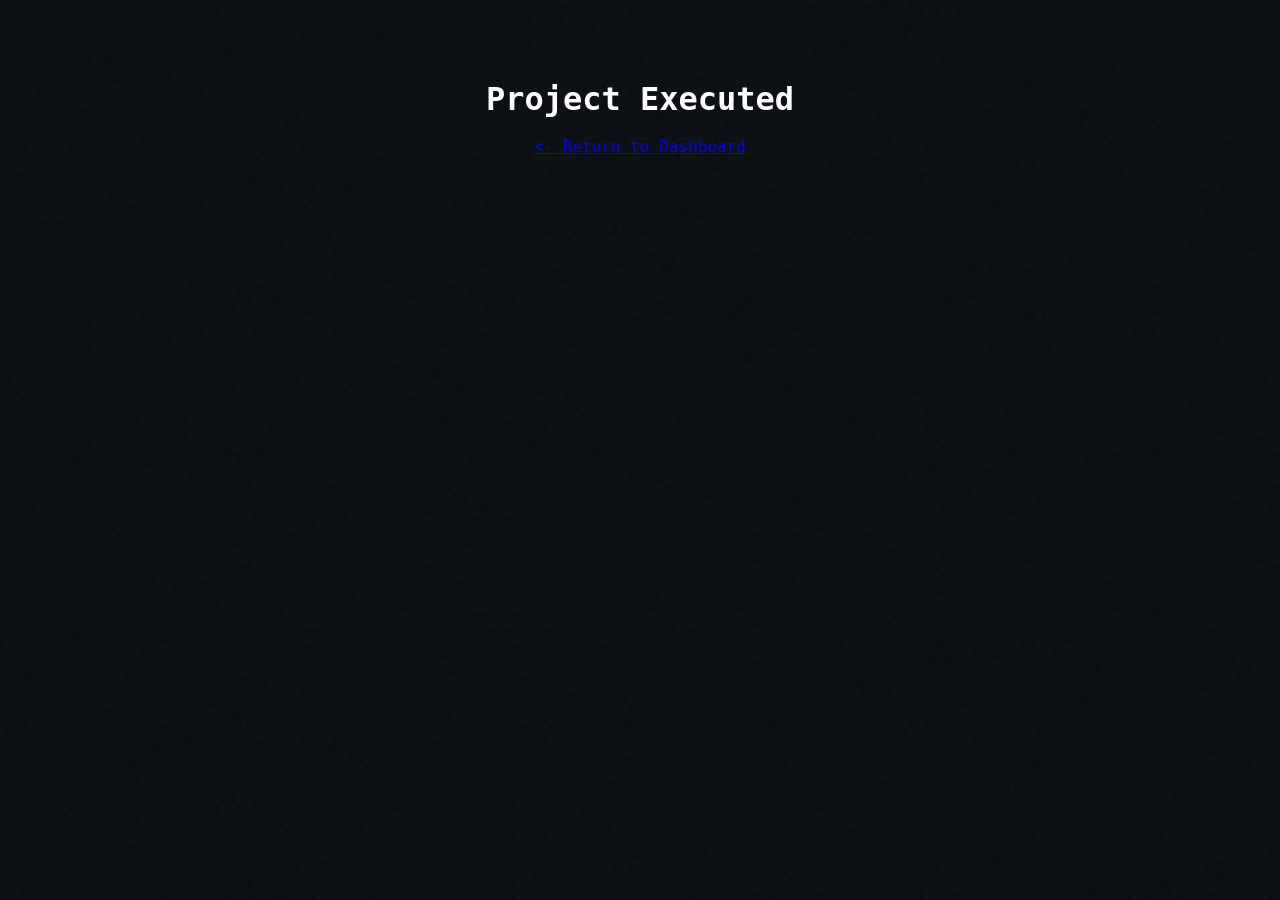
<file: ParmaScure/index.html>
<!DOCTYPE html><html lang="en"><head><title>Project View</title><link rel="stylesheet" href="../css/style.css"></head>
<body style="padding: 5rem; text-align: center;"><h1 class="hero-name" style="color: var(--accent-neon);">Project Executed</h1><br><a href="../index.html" class="project-link"><- Return to Dashboard</a></body></html>
</file>
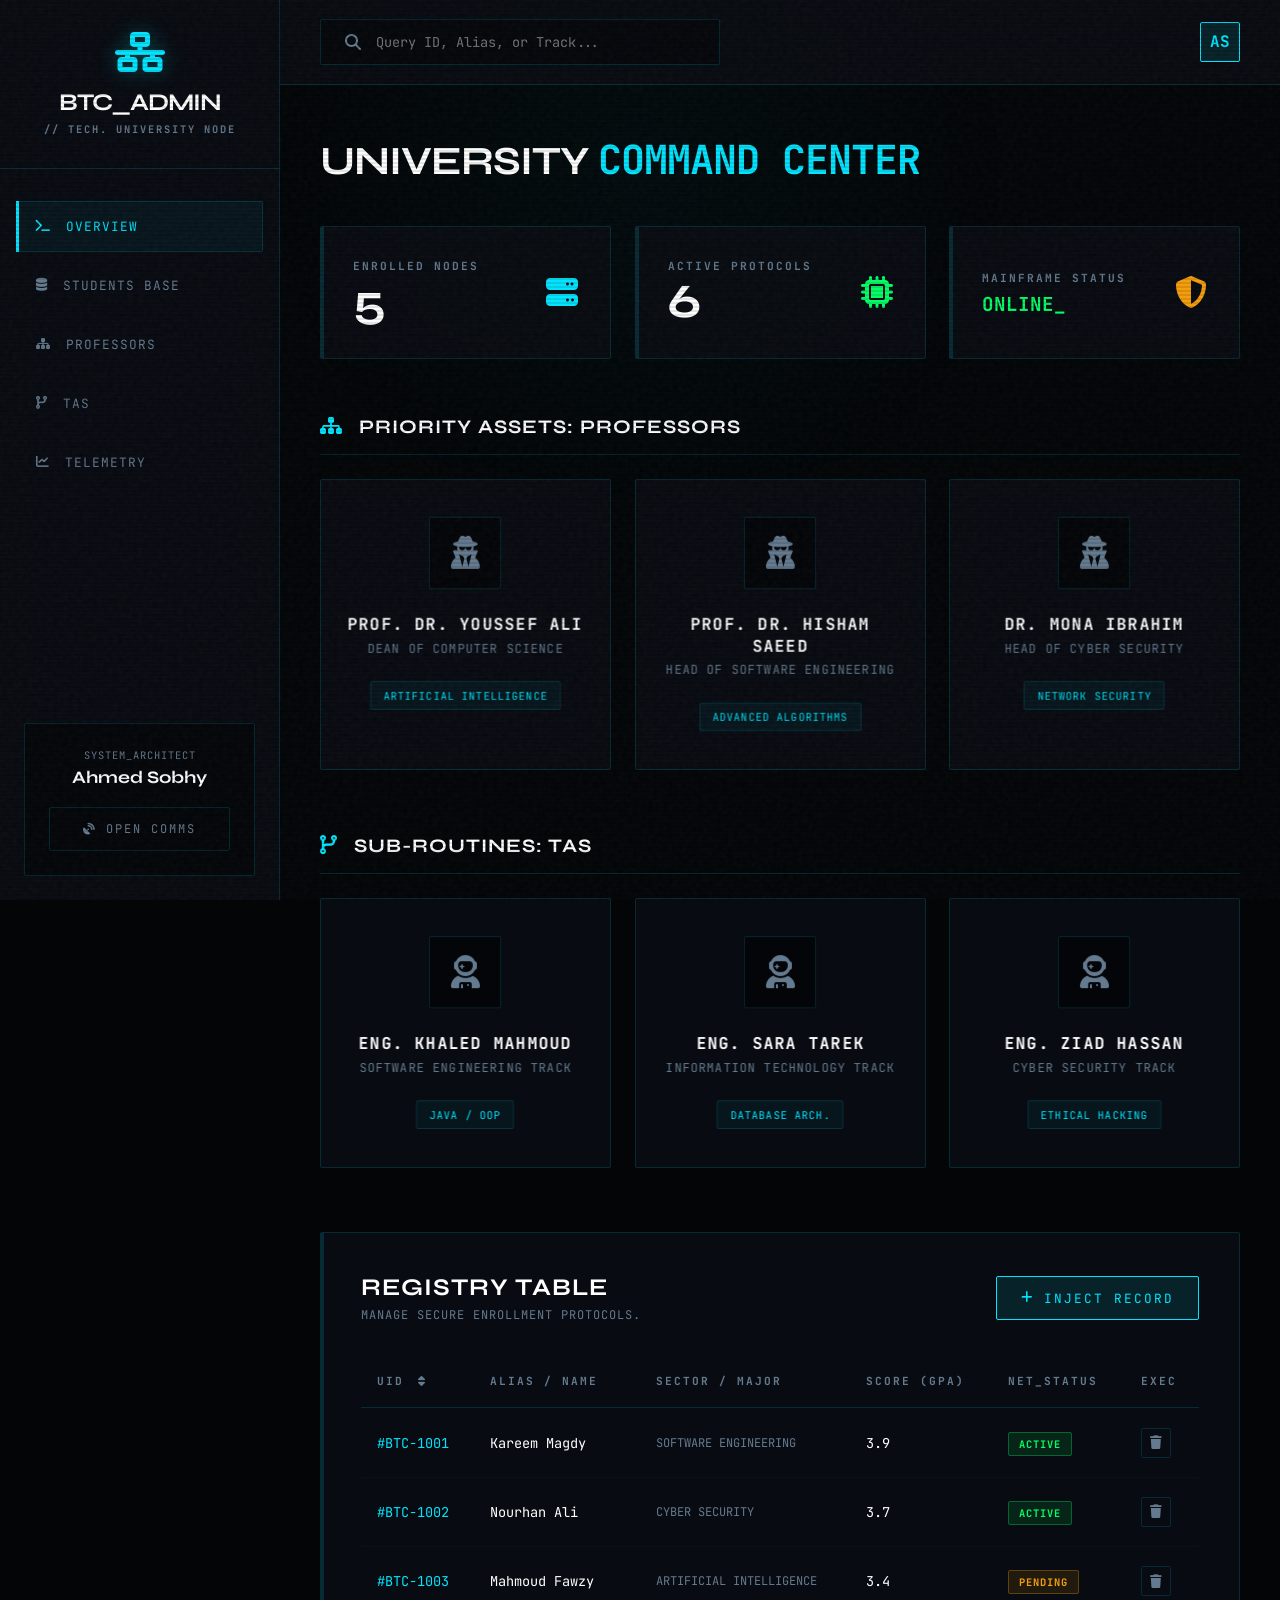
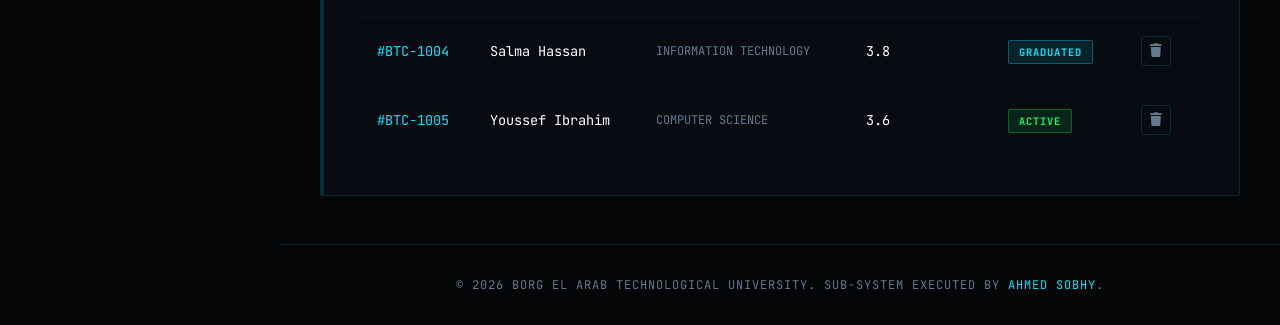
<file: student-system/index.html>
<!DOCTYPE html>
<html lang="en">
<head>
    <meta charset="UTF-8">
    <meta name="viewport" content="width=device-width, initial-scale=1.0">
    <title>BTC Admin | System Node</title>
    
    <!-- Cyber-Tactical Typography -->
    <link href="https://fonts.googleapis.com/css2?family=JetBrains+Mono:wght@400;500;700&family=Syne:wght@700;800&display=swap" rel="stylesheet">
    <link rel="stylesheet" href="https://cdnjs.cloudflare.com/ajax/libs/font-awesome/6.4.0/css/all.min.css">
    
    <style>
        :root {
            --bg-main: #030507;
            --bg-surface: rgba(10, 14, 19, 0.85);
            --border-glass: rgba(0, 229, 255, 0.15);
            --border-focus: rgba(0, 229, 255, 0.5);
            --accent-cyan: #00E5FF;
            --accent-green: #00FF66;
            --accent-alert: #FF0055;
            --accent-warning: #f59e0b;
            --text-bright: #FFFFFF;
            --text-muted: #647A8F;
            --font-display: 'Syne', sans-serif;
            --font-mono: 'JetBrains Mono', monospace;
            --ease-out-expo: cubic-bezier(0.16, 1, 0.3, 1);
        }

        * {
            margin: 0;
            padding: 0;
            box-sizing: border-box;
            font-family: var(--font-mono);
            scroll-behavior: smooth;
        }

        body {
            background-color: var(--bg-main);
            color: var(--text-bright);
            display: flex;
            min-height: 100vh;
            overflow-x: hidden;
        }

        /* Ambient Layers & Scanlines */
        body::before {
            content: ""; position: fixed; top: 0; left: 0; width: 100vw; height: 100vh;
            opacity: 0.04; pointer-events: none; z-index: 999;
            background-image: url("data:image/svg+xml,%3Csvg viewBox='0 0 200 200' xmlns='http://www.w3.org/2000/svg'%3E%3Cfilter id='noiseFilter'%3E%3CfeTurbulence type='fractalNoise' baseFrequency='0.9' numOctaves='3' stitchTiles='stitch'/%3E%3C/filter%3E%3Crect width='100%25' height='100%25' filter='url(%23noiseFilter)'/%3E%3C/svg%3E");
        }

        body::after {
            content: ""; position: fixed; top: 0; left: 0; width: 100vw; height: 100vh;
            background: linear-gradient(to bottom, rgba(255,255,255,0), rgba(255,255,255,0) 50%, rgba(0,0,0,0.1) 50%, rgba(0,0,0,0.1));
            background-size: 100% 4px; z-index: 998; pointer-events: none;
        }

        .ambient-glow {
            position: fixed; top: 20%; left: 50%; transform: translate(-50%, -50%);
            width: 70vw; height: 70vh; border-radius: 50%;
            background: radial-gradient(circle, rgba(0, 229, 255, 0.03) 0%, rgba(3,5,7,0) 70%);
            z-index: 0; pointer-events: none;
        }

        /* Scrollbar */
        ::-webkit-scrollbar { width: 4px; }
        ::-webkit-scrollbar-track { background: var(--bg-main); }
        ::-webkit-scrollbar-thumb { background: var(--border-glass); border-radius: 0; }
        ::-webkit-scrollbar-thumb:hover { background: var(--accent-cyan); }

        /* -----------------------------------
           Sidebar (Tactical Module)
           ----------------------------------- */
        .sidebar {
            width: 280px;
            background: var(--bg-surface);
            backdrop-filter: blur(20px);
            -webkit-backdrop-filter: blur(20px);
            border-right: 1px solid var(--border-glass);
            display: flex;
            flex-direction: column;
            position: fixed;
            height: 100vh;
            z-index: 100;
            transition: transform 0.4s var(--ease-out-expo);
        }

        .sidebar-header {
            padding: 2rem 1.5rem;
            text-align: center;
            border-bottom: 1px solid var(--border-glass);
            position: relative;
        }

        .sidebar-header i {
            font-size: 2.5rem;
            color: var(--accent-cyan);
            margin-bottom: 1rem;
            filter: drop-shadow(0 0 10px rgba(0, 229, 255, 0.3));
        }

        .sidebar-header h2 { font-family: var(--font-display); font-size: 1.5rem; letter-spacing: -1px; text-transform: uppercase; }
        .sidebar-header p { font-size: 0.65rem; color: var(--text-muted); margin-top: 5px; font-weight: 700; text-transform: uppercase; letter-spacing: 2px;}

        .nav-links { padding: 2rem 1rem; flex: 1; display: flex; flex-direction: column; gap: 0.5rem;}

        .nav-item {
            padding: 1rem 1.2rem;
            display: flex;
            align-items: center;
            gap: 15px;
            color: var(--text-muted);
            text-decoration: none;
            border-radius: 2px;
            transition: all 0.3s var(--ease-out-expo);
            font-size: 0.8rem;
            text-transform: uppercase;
            letter-spacing: 1px;
            position: relative;
            border: 1px solid transparent;
        }

        .nav-item::before {
            content: ''; position: absolute; left: -1px; top: -1px; height: calc(100% + 2px); width: 3px;
            background: transparent; transition: 0.3s var(--ease-out-expo);
        }

        .nav-item:hover, .nav-item.active {
            color: var(--accent-cyan);
            background: rgba(0, 229, 255, 0.05);
            border-color: var(--border-glass);
        }
        .nav-item:hover::before, .nav-item.active::before { background: var(--accent-cyan); }

        .developer-badge {
            margin: 1.5rem; padding: 1.5rem;
            background: rgba(0,0,0,0.4);
            border: 1px solid var(--border-glass);
            text-align: center; border-radius: 2px;
        }

        .developer-badge p { font-size: 0.65rem; color: var(--text-muted); text-transform: uppercase; letter-spacing: 1px; margin-bottom: 5px; }
        .developer-badge h4 { font-family: var(--font-display); font-size: 1.1rem; color: var(--text-bright); margin-bottom: 1.2rem; }
        
        .contact-btn {
            display: inline-block; width: 100%; padding: 0.8rem 0;
            background: transparent; color: var(--text-muted);
            text-decoration: none; border-radius: 2px; font-size: 0.75rem; 
            text-transform: uppercase; letter-spacing: 2px;
            border: 1px solid var(--border-glass); transition: 0.3s;
        }
        .contact-btn:hover { background: rgba(0,229,255,0.1); color: var(--accent-cyan); border-color: var(--accent-cyan); }

        /* -----------------------------------
           Main Content & Top Header
           ----------------------------------- */
        .main-content {
            flex: 1; margin-left: 280px; display: flex; flex-direction: column; width: calc(100% - 280px);
            position: relative; z-index: 10;
        }

        .top-header {
            background: var(--bg-surface); backdrop-filter: blur(20px);
            padding: 1.2rem 2.5rem; display: flex; justify-content: space-between; align-items: center;
            border-bottom: 1px solid var(--border-glass); position: sticky; top: 0; z-index: 50;
        }

        .search-bar {
            display: flex; align-items: center; background: rgba(0,0,0,0.3);
            padding: 0.8rem 1.5rem; border-radius: 2px; width: 400px; border: 1px solid var(--border-glass);
            transition: 0.3s;
        }
        .search-bar:focus-within { border-color: var(--accent-cyan); box-shadow: inset 0 0 15px rgba(0,229,255,0.05); }
        .search-bar input { border: none; background: transparent; outline: none; margin-left: 15px; width: 100%; color: var(--text-bright); font-size: 0.85rem;}

        .user-profile { display: flex; align-items: center; gap: 15px; cursor: pointer; }
        .user-avatar {
            width: 40px; height: 40px; border-radius: 2px;
            background: rgba(0, 229, 255, 0.1); border: 1px solid var(--accent-cyan);
            color: var(--accent-cyan); display: flex; justify-content: center; align-items: center; font-weight: 700; font-size: 1rem;
        }
        .mobile-toggle { display: none; font-size: 1.5rem; cursor: pointer; color: var(--accent-cyan); }

        /* -----------------------------------
           Dashboard Sections
           ----------------------------------- */
        .dashboard-body { padding: 3rem 4%; }
        .page-title { font-family: var(--font-display); font-size: 2.5rem; margin-bottom: 2.5rem; letter-spacing: -1px; text-transform: uppercase;}
        .page-title span { color: var(--accent-cyan); }

        /* Bento Grid Stats */
        .stats-grid { display: grid; grid-template-columns: repeat(auto-fit, minmax(280px, 1fr)); gap: 1.5rem; margin-bottom: 3.5rem; }
        
        .bento-panel {
            background: var(--bg-surface); padding: 2rem; border-radius: 2px;
            border: 1px solid var(--border-glass); backdrop-filter: blur(12px);
            position: relative; overflow: hidden;
            will-change: transform, opacity;
            opacity: 0; transform: translateY(40px); transition: all 0.6s var(--ease-out-expo);
        }

        .bento-panel.active { opacity: 1; transform: translateY(0); }
        
        .bento-panel::before {
            content: ''; position: absolute; top: 0; left: 0; width: 3px; height: 100%;
            background: var(--border-glass); transition: 0.3s;
        }
        .bento-panel:hover::before { background: var(--accent-cyan); }
        .bento-panel:hover { border-color: var(--border-focus); }

        .stat-card { display: flex; align-items: center; justify-content: space-between; }
        .stat-info h3 { font-size: 0.7rem; color: var(--text-muted); margin-bottom: 5px; font-weight: 700; text-transform: uppercase; letter-spacing: 2px;}
        .stat-info h1 { font-family: var(--font-display); font-size: 3rem; color: var(--text-bright); line-height: 1;}
        
        .stat-icon { font-size: 2rem; color: var(--accent-cyan); }

        /* -----------------------------------
           Profiles Grid
           ----------------------------------- */
        .section-header { 
            display: flex; justify-content: space-between; align-items: center; 
            margin-bottom: 1.5rem; border-bottom: 1px solid var(--border-glass); padding-bottom: 1rem;
        }
        .section-header h3 { font-family: var(--font-display); font-size: 1.2rem; color: var(--text-bright); letter-spacing: 1px; text-transform: uppercase;}
        .section-header h3 i { color: var(--accent-cyan); margin-right: 10px; }

        .profiles-grid { display: grid; grid-template-columns: repeat(auto-fill, minmax(280px, 1fr)); gap: 1.5rem; margin-bottom: 4rem; }

        .profile-card {
            background: var(--bg-surface); border-radius: 2px; padding: 2.5rem 1.5rem; text-align: center;
            border: 1px solid var(--border-glass); backdrop-filter: blur(12px);
            transform-style: preserve-3d; perspective: 1000px;
            will-change: transform, opacity; opacity: 0; transform: translateY(40px);
            transition: opacity 0.6s var(--ease-out-expo), transform 0.6s var(--ease-out-expo), border-color 0.3s ease;
        }

        .profile-card.active { opacity: 1; transform: translateY(0); }
        .profile-card:hover { border-color: var(--accent-cyan); background: rgba(0, 229, 255, 0.02); }

        .profile-img {
            width: 70px; height: 70px; border-radius: 2px; margin: 0 auto 1.5rem;
            background: rgba(0,0,0,0.5); display: flex; justify-content: center; align-items: center; font-size: 2rem;
            color: var(--text-muted); border: 1px solid var(--border-glass);
            transform: translateZ(30px); transition: 0.3s;
        }
        .profile-card:hover .profile-img { border-color: var(--accent-cyan); color: var(--accent-cyan); }

        .profile-info { transform: translateZ(20px); }
        .profile-info h4 { font-size: 1rem; font-weight: 700; margin-bottom: 5px; color: var(--text-bright); text-transform: uppercase; letter-spacing: 1px;}
        .profile-info p { font-size: 0.75rem; color: var(--text-muted); margin-bottom: 1.5rem; text-transform: uppercase; letter-spacing: 1px;}
        
        .subject-tag {
            display: inline-block; padding: 6px 12px; background: rgba(0, 229, 255, 0.05);
            color: var(--accent-cyan); font-size: 0.65rem; text-transform: uppercase; letter-spacing: 1px; border: 1px solid var(--border-glass); border-radius: 2px;
        }

        /* -----------------------------------
           Data Table Panel
           ----------------------------------- */
        .table-controls { display: flex; justify-content: space-between; align-items: center; margin-bottom: 2rem; flex-wrap: wrap; gap: 15px;}
        
        .cyber-btn-primary {
            background: rgba(0, 229, 255, 0.1); color: var(--accent-cyan); border: 1px solid var(--accent-cyan); 
            padding: 0.8rem 1.5rem; border-radius: 2px; font-size: 0.8rem; text-transform: uppercase; letter-spacing: 2px;
            cursor: pointer; transition: 0.3s; display: flex; align-items: center; gap: 10px;
        }
        .cyber-btn-primary:hover { background: var(--accent-cyan); color: var(--bg-main); box-shadow: 0 0 20px rgba(0, 229, 255, 0.4); }

        .table-container { overflow-x: auto; }
        table { width: 100%; border-collapse: collapse; text-align: left; }
        
        th { padding: 1.2rem 1rem; color: var(--text-muted); font-size: 0.7rem; text-transform: uppercase; letter-spacing: 2px; cursor: pointer; border-bottom: 1px solid var(--border-glass);}
        th:hover { color: var(--accent-cyan); }
        
        td { padding: 1.2rem 1rem; font-size: 0.85rem; border-bottom: 1px solid rgba(255,255,255,0.02); transition: 0.3s; }
        
        tr { transition: 0.3s; }
        tr:hover td { background: rgba(0, 229, 255, 0.02); }

        .status { padding: 4px 10px; font-size: 0.65rem; font-weight: 700; text-transform: uppercase; letter-spacing: 1px; border-radius: 2px;}
        .status.Active { background: rgba(0, 255, 102, 0.1); color: var(--accent-green); border: 1px solid rgba(0, 255, 102, 0.3);}
        .status.Pending { background: rgba(245, 158, 11, 0.1); color: var(--accent-warning); border: 1px solid rgba(245, 158, 11, 0.3);}
        .status.Graduated { background: rgba(0, 229, 255, 0.1); color: var(--accent-cyan); border: 1px solid rgba(0, 229, 255, 0.3);}

        .btn-delete {
            background: transparent; color: var(--text-muted); border: 1px solid var(--border-glass);
            width: 30px; height: 30px; border-radius: 2px; cursor: pointer; transition: 0.3s; display: flex; justify-content: center; align-items: center;
        }
        .btn-delete:hover { background: rgba(255, 0, 85, 0.1); color: var(--accent-alert); border-color: var(--accent-alert); }

        /* -----------------------------------
           Cyber Modal
           ----------------------------------- */
        .modal-overlay {
            position: fixed; top: 0; left: 0; width: 100%; height: 100%;
            background: rgba(3, 5, 7, 0.9); backdrop-filter: blur(8px);
            display: none; justify-content: center; align-items: center; z-index: 2000;
            opacity: 0; transition: opacity 0.3s;
        }
        .modal-overlay.active { display: flex; opacity: 1; }
        
        .modal-content {
            background: var(--bg-surface); padding: 3rem; border-radius: 2px;
            width: 90%; max-width: 500px; border: 1px solid var(--accent-cyan);
            position: relative; transform: translateY(20px); transition: 0.4s var(--ease-out-expo);
        }
        .modal-overlay.active .modal-content { transform: translateY(0); }
        
        .close-modal { position: absolute; top: 1.5rem; right: 1.5rem; font-size: 1.2rem; cursor: pointer; color: var(--text-muted); transition: 0.3s;}
        .close-modal:hover { color: var(--accent-alert); }

        .form-group { margin-bottom: 1.5rem; }
        .form-group label { display: block; margin-bottom: 0.5rem; font-size: 0.75rem; color: var(--accent-cyan); text-transform: uppercase; letter-spacing: 1px;}
        .form-group input, .form-group select {
            width: 100%; padding: 1rem; border-radius: 2px; background: rgba(0,0,0,0.5);
            border: 1px solid var(--border-glass); color: var(--text-bright); font-size: 0.85rem;
            outline: none; transition: 0.3s;
        }
        .form-group input:focus, .form-group select:focus { border-color: var(--accent-cyan); box-shadow: inset 0 0 15px rgba(0,229,255,0.05); }
        
        /* Tactical Toast Notification */
        .toast {
            position: fixed; bottom: 2rem; right: -400px; background: var(--bg-surface); border: 1px solid var(--border-glass);
            padding: 1rem 1.5rem; border-radius: 2px; display: flex; align-items: center; gap: 15px;
            transition: right 0.4s var(--ease-out-expo); z-index: 3000;
        }
        .toast.show { right: 2rem; }
        .toast.success { border-left: 3px solid var(--accent-green); }
        .toast.delete { border-left: 3px solid var(--accent-alert); }
        .toast i { font-size: 1.2rem; }
        .toast.success i { color: var(--accent-green); }
        .toast.delete i { color: var(--accent-alert); }

        /* Footer */
        footer { text-align: center; padding: 2rem; color: var(--text-muted); font-size: 0.75rem; text-transform: uppercase; letter-spacing: 1px; border-top: 1px solid var(--border-glass); margin-top: auto;}
        footer a { color: var(--accent-cyan); text-decoration: none; transition: 0.3s; }
        footer a:hover { text-shadow: 0 0 10px rgba(0,229,255,0.4); }

        /* Responsive */
        @media (max-width: 1024px) {
            .sidebar { transform: translateX(-100%); }
            .sidebar.active { transform: translateX(0); }
            .main-content { margin-left: 0; width: 100%; }
            .mobile-toggle { display: block; }
            .search-bar { display: none; }
        }
    </style>
</head>
<body>

    <div class="ambient-glow"></div>

    <aside class="sidebar" id="sidebar">
        <div class="sidebar-header">
            <i class="fas fa-network-wired"></i>
            <h2>BTC_Admin</h2>
            <p>// Tech. University Node</p>
        </div>
        
        <div class="nav-links">
            <a href="#" class="nav-item active"><i class="fas fa-terminal"></i> Overview</a>
            <a href="#students" class="nav-item"><i class="fas fa-database"></i> Students Base</a>
            <a href="#professors" class="nav-item"><i class="fas fa-sitemap"></i> Professors</a>
            <a href="#tas" class="nav-item"><i class="fas fa-code-branch"></i> TAs</a>
            <a href="#" class="nav-item"><i class="fas fa-chart-line"></i> Telemetry</a>
        </div>

        <div class="developer-badge">
            <p>System_Architect</p>
            <h4>Ahmed Sobhy</h4>
            <a href="../contact.html" class="contact-btn"><i class="fas fa-satellite-dish"></i> Open Comms</a>
        </div>
    </aside>

    <main class="main-content">
        <header class="top-header">
            <div class="mobile-toggle" id="menu-toggle"><i class="fas fa-bars"></i></div>
            <div class="search-bar">
                <i class="fas fa-search" style="color: var(--text-muted);"></i>
                <input type="text" placeholder="Query ID, Alias, or Track...">
            </div>
            <div class="user-profile">
                <div style="text-align: right; display: none; @media(min-width: 600px){display: block;}">
                    <h4 style="font-size: 0.85rem; color: var(--text-bright); text-transform: uppercase; letter-spacing: 1px;">Ahmed Sobhy</h4>
                    <span style="font-size: 0.65rem; color: var(--accent-cyan); text-transform: uppercase; letter-spacing: 2px;">[SYS_ADMIN]</span>
                </div>
                <div class="user-avatar">AS</div>
            </div>
        </header>

        <div class="dashboard-body">
            <h1 class="page-title">University <span>Command Center</span></h1>

            <div class="stats-grid">
                <div class="bento-panel stat-card scroll-element">
                    <div class="stat-info">
                        <h3>Enrolled Nodes</h3>
                        <h1 id="total-students-count">0</h1>
                    </div>
                    <div class="stat-icon"><i class="fas fa-server"></i></div>
                </div>
                <div class="bento-panel stat-card scroll-element" style="transition-delay: 0.1s;">
                    <div class="stat-info">
                        <h3>Active Protocols</h3>
                        <h1>6</h1>
                    </div>
                    <div class="stat-icon" style="color: var(--accent-green);"><i class="fas fa-microchip"></i></div>
                </div>
                <div class="bento-panel stat-card scroll-element" style="transition-delay: 0.2s;">
                    <div class="stat-info">
                        <h3>Mainframe Status</h3>
                        <h1 style="font-family: var(--font-mono); font-size: 1.2rem; margin-top: 10px; color: var(--accent-green);">ONLINE_</h1>
                    </div>
                    <div class="stat-icon" style="color: var(--accent-warning);"><i class="fas fa-shield-alt"></i></div>
                </div>
            </div>

            <div class="section-header scroll-element" id="professors">
                <h3><i class="fas fa-sitemap"></i> Priority Assets: Professors</h3>
            </div>
            <div class="profiles-grid">
                <div class="profile-card scroll-element">
                    <div class="profile-img"><i class="fas fa-user-secret"></i></div>
                    <div class="profile-info">
                        <h4>Prof. Dr. Youssef Ali</h4>
                        <p>Dean of Computer Science</p>
                        <span class="subject-tag">Artificial Intelligence</span>
                    </div>
                </div>
                <div class="profile-card scroll-element" style="transition-delay: 0.1s;">
                    <div class="profile-img"><i class="fas fa-user-secret"></i></div>
                    <div class="profile-info">
                        <h4>Prof. Dr. Hisham Saeed</h4>
                        <p>Head of Software Engineering</p>
                        <span class="subject-tag">Advanced Algorithms</span>
                    </div>
                </div>
                <div class="profile-card scroll-element" style="transition-delay: 0.2s;">
                    <div class="profile-img"><i class="fas fa-user-secret"></i></div>
                    <div class="profile-info">
                        <h4>Dr. Mona Ibrahim</h4>
                        <p>Head of Cyber Security</p>
                        <span class="subject-tag">Network Security</span>
                    </div>
                </div>
            </div>

            <div class="section-header scroll-element" id="tas">
                <h3><i class="fas fa-code-branch"></i> Sub-Routines: TAs</h3>
            </div>
            <div class="profiles-grid">
                <div class="profile-card scroll-element">
                    <div class="profile-img"><i class="fas fa-user-astronaut"></i></div>
                    <div class="profile-info">
                        <h4>Eng. Khaled Mahmoud</h4>
                        <p>Software Engineering Track</p>
                        <span class="subject-tag">Java / OOP</span>
                    </div>
                </div>
                <div class="profile-card scroll-element" style="transition-delay: 0.1s;">
                    <div class="profile-img"><i class="fas fa-user-astronaut"></i></div>
                    <div class="profile-info">
                        <h4>Eng. Sara Tarek</h4>
                        <p>Information Technology Track</p>
                        <span class="subject-tag">Database Arch.</span>
                    </div>
                </div>
                <div class="profile-card scroll-element" style="transition-delay: 0.2s;">
                    <div class="profile-img"><i class="fas fa-user-astronaut"></i></div>
                    <div class="profile-info">
                        <h4>Eng. Ziad Hassan</h4>
                        <p>Cyber Security Track</p>
                        <span class="subject-tag">Ethical Hacking</span>
                    </div>
                </div>
            </div>

            <div class="bento-panel scroll-element" id="students" style="padding: 2.5rem; border-radius: 2px;">
                <div class="table-controls">
                    <div>
                        <h3 style="font-family: var(--font-display); font-size: 1.5rem; text-transform: uppercase; letter-spacing: 1px;">Registry Table</h3>
                        <p style="color: var(--text-muted); font-size: 0.75rem; margin-top: 5px; text-transform: uppercase; letter-spacing: 1px;">Manage secure enrollment protocols.</p>
                    </div>
                    <button class="cyber-btn-primary" id="open-modal-btn"><i class="fas fa-plus"></i> Inject Record</button>
                </div>
                
                <div class="table-container">
                    <table>
                        <thead>
                            <tr>
                                <th>UID <i class="fas fa-sort" style="margin-left:5px;"></i></th>
                                <th>Alias / Name</th>
                                <th>Sector / Major</th>
                                <th>Score (GPA)</th>
                                <th>Net_Status</th>
                                <th>Exec</th>
                            </tr>
                        </thead>
                        <tbody id="students-table-body">
                            <!-- Injected via JS -->
                        </tbody>
                    </table>
                </div>
            </div>

        </div>

        <footer>
            &copy; 2026 Borg El Arab Technological University. Sub-System Executed by <a href="../index.html">Ahmed Sobhy</a>.
        </footer>
    </main>

    <div class="modal-overlay" id="add-modal">
        <div class="modal-content">
            <i class="fas fa-times close-modal" id="close-modal-btn"></i>
            <h2 style="font-family: var(--font-display); margin-bottom: 2rem; color: var(--text-bright); text-transform: uppercase; letter-spacing: 1px;">Initialize <span style="color: var(--accent-cyan);">Node</span></h2>
            <form id="add-student-form">
                <div class="form-group">
                    <label>Operator Alias</label>
                    <input type="text" id="stu-name" required placeholder="e.g. Yassin Tarek">
                </div>
                <div class="form-group">
                    <label>Designated Track</label>
                    <select id="stu-major">
                        <option value="Information Technology">Information Technology</option>
                        <option value="Software Engineering">Software Engineering</option>
                        <option value="Cyber Security">Cyber Security</option>
                        <option value="Computer Science">Computer Science</option>
                        <option value="Artificial Intelligence">Artificial Intelligence</option>
                    </select>
                </div>
                <div class="form-group" style="display: flex; gap: 1rem;">
                    <div style="flex:1;">
                        <label>Performance (GPA)</label>
                        <input type="number" id="stu-gpa" step="0.1" min="0" max="4.0" required placeholder="0.0 - 4.0">
                    </div>
                    <div style="flex:1;">
                        <label>Network Status</label>
                        <select id="stu-status">
                            <option value="Active">Active</option>
                            <option value="Pending">Pending</option>
                            <option value="Graduated">Graduated</option>
                        </select>
                    </div>
                </div>
                <button type="submit" class="cyber-btn-primary" style="width: 100%; justify-content: center; margin-top: 1rem;">Write to Database</button>
            </form>
        </div>
    </div>

    <div class="toast" id="toast">
        <i id="toast-icon" class="fas fa-check-circle"></i>
        <div>
            <h4 id="toast-title" style="font-size: 0.85rem; font-weight: 700; text-transform: uppercase; letter-spacing: 1px;">Success</h4>
            <p id="toast-msg" style="font-size: 0.75rem; color: var(--text-muted); text-transform: uppercase;">Operation compiled.</p>
        </div>
    </div>

    <script>
        // 1. Mobile Sidebar Logic
        const menuToggle = document.getElementById('menu-toggle');
        const sidebar = document.getElementById('sidebar');
        menuToggle.addEventListener('click', () => sidebar.classList.toggle('active'));

        // 2. Extracted Registry Data
        let students = [
            { id: "BTC-1001", name: "Kareem Magdy", major: "Software Engineering", gpa: "3.9", status: "Active" },
            { id: "BTC-1002", name: "Nourhan Ali", major: "Cyber Security", gpa: "3.7", status: "Active" },
            { id: "BTC-1003", name: "Mahmoud Fawzy", major: "Artificial Intelligence", gpa: "3.4", status: "Pending" },
            { id: "BTC-1004", name: "Salma Hassan", major: "Information Technology", gpa: "3.8", status: "Graduated" },
            { id: "BTC-1005", name: "Youssef Ibrahim", major: "Computer Science", gpa: "3.6", status: "Active" }
        ];

        let nextId = 1006;

        // 3. Render Table Elements
        const tbody = document.getElementById('students-table-body');
        const countDisplay = document.getElementById('total-students-count');

        function renderTable() {
            tbody.innerHTML = '';
            students.forEach((student, index) => {
                const tr = document.createElement('tr');
                tr.innerHTML = `
                    <td style="color: var(--accent-cyan);">#${student.id}</td>
                    <td style="color: var(--text-bright);">${student.name}</td>
                    <td style="color: var(--text-muted); font-size: 0.75rem; text-transform: uppercase;">${student.major}</td>
                    <td>${student.gpa}</td>
                    <td><span class="status ${student.status}">${student.status}</span></td>
                    <td>
                        <button class="btn-delete" onclick="deleteStudent(${index})" title="Terminate Record">
                            <i class="fas fa-trash"></i>
                        </button>
                    </td>
                `;
                tbody.appendChild(tr);
            });
            countDisplay.innerText = students.length;
        }

        // 4. Modal & Toast Systems
        const addModal = document.getElementById('add-modal');
        const openModalBtn = document.getElementById('open-modal-btn');
        const closeModalBtn = document.getElementById('close-modal-btn');
        const addForm = document.getElementById('add-student-form');
        const toast = document.getElementById('toast');

        function showToast(type, title, msg) {
            document.getElementById('toast-title').innerText = title;
            document.getElementById('toast-msg').innerText = msg;
            const icon = document.getElementById('toast-icon');
            toast.className = `toast show ${type}`;
            icon.className = type === 'success' ? 'fas fa-check' : 'fas fa-exclamation-triangle';
            
            setTimeout(() => { toast.classList.remove('show'); }, 3000);
        }

        openModalBtn.addEventListener('click', () => addModal.classList.add('active'));
        closeModalBtn.addEventListener('click', () => addModal.classList.remove('active'));
        addModal.addEventListener('click', (e) => { if(e.target === addModal) addModal.classList.remove('active'); });

        addForm.addEventListener('submit', (e) => {
            e.preventDefault();
            const newStudent = {
                id: `BTC-${nextId++}`,
                name: document.getElementById('stu-name').value,
                major: document.getElementById('stu-major').value,
                gpa: document.getElementById('stu-gpa').value,
                status: document.getElementById('stu-status').value
            };
            students.push(newStudent);
            renderTable();
            addForm.reset();
            addModal.classList.remove('active');
            showToast('success', 'SYS_MSG', `Node [${newStudent.name}] allocated.`);
        });

        window.deleteStudent = function(index) {
            const name = students[index].name;
            students.splice(index, 1);
            renderTable();
            showToast('delete', 'SYS_WARN', `Node [${name}] expunged.`);
        };

        // 5. Scroll Observation Engine
        const observerOptions = { threshold: 0.1, rootMargin: '0px 0px -50px 0px' };
        const scrollObserver = new IntersectionObserver((entries, observer) => {
            entries.forEach(entry => {
                if (entry.isIntersecting) {
                    entry.target.classList.add('active');
                    observer.unobserve(entry.target);
                }
            });
        }, observerOptions);

        document.querySelectorAll('.scroll-element').forEach(el => scrollObserver.observe(el));

        // 6. Gyroscopic / 3D Tilt Mechanics (Desktop Only)
        const isDesktop = window.matchMedia("(hover: hover) and (pointer: fine)").matches;
        
        if (isDesktop) {
            document.querySelectorAll('.profile-card').forEach(card => {
                const img = card.querySelector('.profile-img');
                const info = card.querySelector('.profile-info');

                card.addEventListener('mousemove', (e) => {
                    const rect = card.getBoundingClientRect();
                    const x = e.clientX - rect.left; 
                    const y = e.clientY - rect.top;  
                    const centerX = rect.width / 2;
                    const centerY = rect.height / 2;
                    
                    const rotateX = ((y - centerY) / centerY) * -8;
                    const rotateY = ((x - centerX) / centerX) * 8;
                    
                    card.style.transform = `perspective(1000px) rotateX(${rotateX}deg) rotateY(${rotateY}deg) scale3d(1.01, 1.01, 1.01)`;
                    
                    if(img) img.style.transform = `translate3d(${(x - centerX) * 0.05}px, ${(y - centerY) * 0.05}px, 30px)`;
                    if(info) info.style.transform = `translate3d(${(x - centerX) * 0.02}px, ${(y - centerY) * 0.02}px, 15px)`;
                });

                card.addEventListener('mouseleave', () => {
                    card.style.transform = `perspective(1000px) rotateX(0deg) rotateY(0deg) scale3d(1, 1, 1)`;
                    if(img) img.style.transform = `translate3d(0, 0, 30px)`;
                    if(info) info.style.transform = `translate3d(0, 0, 20px)`;
                });
            });
        }

        // Initialize Base State
        renderTable();

    </script>
</body>
</html>
</file>
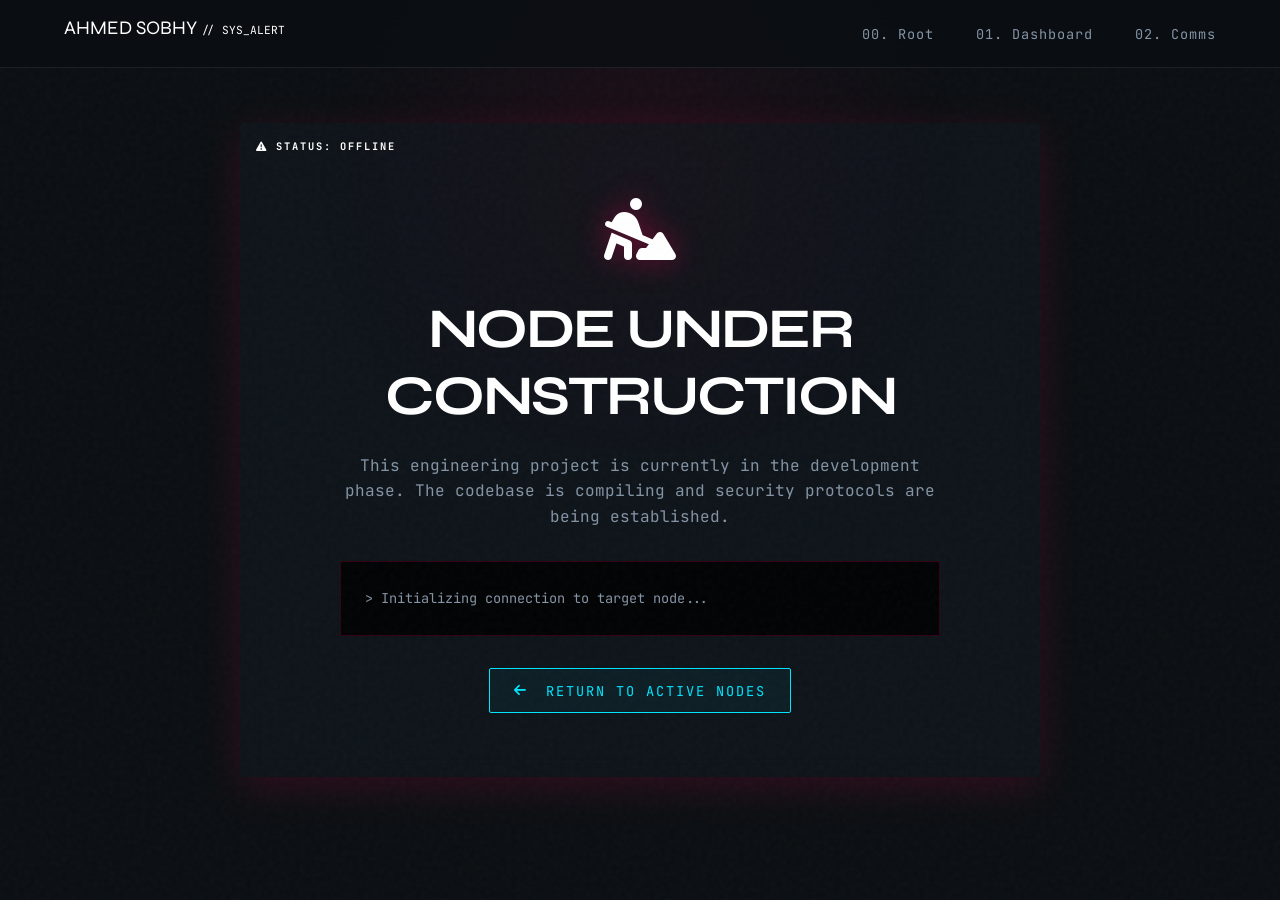
<file: coming-soon.html>
<!DOCTYPE html>
<html lang="en">
<head>
    <meta charset="UTF-8">
    <meta name="viewport" content="width=device-width, initial-scale=1.0">
    <title>Ahmed Sobhy | Node Offline</title>

    <link rel="icon" href="logo.png" type="image/png">
    
    <link href="https://fonts.googleapis.com/css2?family=JetBrains+Mono:wght@400;500;700&family=Syne:wght@700;800&display=swap" rel="stylesheet">
    <link rel="stylesheet" href="https://cdnjs.cloudflare.com/ajax/libs/font-awesome/6.4.0/css/all.min.css">
    <link rel="stylesheet" href="css/style.css">

    <style>
        /* --- Coming Soon Page Specific Visuals --- */
        /* التعديل هنا: السماح بالسكرول العمودي ومنع الأفقي فقط */
        body { display: flex; flex-direction: column; min-height: 100vh; overflow-x: hidden; }
        
        .construction-layout {
            flex-grow: 1;
            display: flex;
            justify-content: center;
            align-items: center;
            padding: 6rem 4%;
            position: relative;
            z-index: 10;
        }

        .construction-panel {
            background: var(--bg-surface);
            border: 1px solid var(--accent-alert);
            border-radius: 2px;
            padding: 4rem;
            max-width: 800px;
            width: 100%;
            text-align: center;
            position: relative;
            backdrop-filter: blur(12px);
            box-shadow: 0 10px 40px rgba(255, 0, 85, 0.15);
            animation: popIn 0.6s cubic-bezier(0.16, 1, 0.3, 1) forwards;
        }

        @keyframes popIn {
            0% { opacity: 0; transform: scale(0.95) translateY(20px); }
            100% { opacity: 1; transform: scale(1) translateY(0); }
        }

        .panel-label-alert {
            position: absolute; top: 1rem; left: 1rem; font-size: 0.65rem; 
            letter-spacing: 2px; color: var(--accent-alert); text-transform: uppercase; font-weight: bold;
        }

        .icon-wrapper {
            font-size: 4rem;
            color: var(--accent-alert);
            margin-bottom: 1.5rem;
            filter: drop-shadow(0 0 15px rgba(255, 0, 85, 0.4));
            animation: pulse-alert 2s infinite;
        }

        @keyframes pulse-alert {
            0%, 100% { opacity: 1; transform: scale(1); }
            50% { opacity: 0.7; transform: scale(0.95); }
        }

        .glitch-wrapper {
            position: relative; font-family: var(--font-display); font-size: 3.5rem; 
            color: var(--text-bright); letter-spacing: -2px; text-transform: uppercase; margin-bottom: 1.5rem;
        }

        /* 🌟 التعديل هنا: تحديد طول الشاشة وعمل سكرول داخلي */
        .radar-box {
            position: relative; overflow-x: hidden; overflow-y: auto; text-align: left;
            border: 1px solid rgba(255, 0, 85, 0.2); background: rgba(0,0,0,0.8);
            padding: 1.5rem; border-radius: 2px; margin: 2rem auto; max-width: 600px;
            max-height: 200px; 
            scroll-behavior: smooth;
        }
        
        /* تظبيط شكل السكرول بار بتاع الشاشة عشان يليق مع الديزاين */
        .radar-box::-webkit-scrollbar { width: 5px; }
        .radar-box::-webkit-scrollbar-track { background: rgba(0,0,0,0.2); }
        .radar-box::-webkit-scrollbar-thumb { background: var(--accent-alert); border-radius: 5px; }
        
        .radar-line {
            position: absolute; top: 0; left: 0; width: 100%; height: 2px;
            background: var(--accent-alert); box-shadow: 0 0 15px var(--accent-alert);
            animation: scanline 3s linear infinite; opacity: 0.5;
        }

        @keyframes scanline { 0% { top: -5%; } 100% { top: 105%; } }

        .terminal-text {
            color: var(--text-muted); font-size: 0.85rem; line-height: 1.8;
            font-family: var(--font-mono); display: flex; flex-direction: column; gap: 8px;
        }

        @media (max-width: 768px) {
            .construction-panel { padding: 3rem 1.5rem; }
            .glitch-wrapper { font-size: 2.5rem; }
            .icon-wrapper { font-size: 3rem; }
        }
    </style>
</head>
<body>
    <div class="ambient-glow" style="background: radial-gradient(circle, rgba(255, 0, 85, 0.08) 0%, rgba(3,5,7,0) 70%);"></div>
    <div class="cyber-wave-container">
        <svg class="cyber-wave-svg" viewBox="0 0 100 1000" preserveAspectRatio="none">
            <path d="M50,0 Q90,50 50,100 T50,200 Q90,250 50,300 T50,400 Q90,450 50,500 T50,600 Q90,650 50,700 T50,800 Q90,850 50,900 T50,1000" fill="none" stroke="var(--accent-alert)" stroke-width="1.5" />
        </svg>
    </div>

    <nav class="cyber-nav">
        <div class="nav-logo" style="font-family: var(--font-display); font-size: 1.2rem; color: var(--text-bright);">AHMED SOBHY <span style="color: var(--accent-alert); font-family: var(--font-mono); font-size: 0.7rem;">// SYS_ALERT</span></div>
        <div class="nav-links">
            <a href="index.html">00. Root</a>
            <a href="dashboard.html">01. Dashboard</a>
            <a href="contact.html">02. Comms</a>
        </div>
        <div class="mobile-menu-toggle"><i class="fa-solid fa-bars"></i></div>
    </nav>

    <main class="construction-layout">
        <div class="construction-panel">
            <div class="panel-label-alert"><i class="fa-solid fa-triangle-exclamation"></i> Status: Offline</div>
            
            <div class="icon-wrapper">
                <i class="fa-solid fa-person-digging"></i>
            </div>

            <h1 class="glitch-wrapper">NODE UNDER CONSTRUCTION</h1>
            
            <p style="color: var(--text-muted); font-size: 1rem; max-width: 600px; margin: 0 auto; line-height: 1.6;">
                This engineering project is currently in the development phase. The codebase is compiling and security protocols are being established.
            </p>

            <div class="radar-box">
                <div class="radar-line"></div>
                <div class="terminal-text" id="dev-terminal">
                    </div>
            </div>

            <a href="index.html#engines" class="cyber-btn" style="border-color: var(--accent-cyan); color: var(--accent-cyan);">
                <i class="fa-solid fa-arrow-left" style="margin-right: 8px;"></i> Return to Active Nodes
            </a>
        </div>
    </main>

    <script>
        // Terminal Typing Effect
        const terminal = document.getElementById('dev-terminal');
        const radarBox = document.querySelector('.radar-box'); // 🌟 تم إضافة هذا المتغير للتحكم في السكرول
        const lines = [
            "> Initializing connection to target node...",
            "<span style='color: var(--accent-alert);'>> ERROR 404: Engine not found on live server.</span>",
            "> Running diagnostics...",
            "<span style='color: #00E5FF;'>> STATUS: Development branch is currently active.</span>",
            "> Compiling source code and building UI components...",
            "> Building secure API endpoints...",
            "> Encrypting data streams...",
            "> ETA: Checking commits... [PENDING]",
            "> Awaiting deployment to production."
        ];

        let lineIndex = 0;
        function typeLine() {
            if (lineIndex < lines.length) {
                const span = document.createElement('span');
                span.innerHTML = lines[lineIndex];
                terminal.appendChild(span);
                
                // 🌟 عمل Auto-Scroll للشاشة مع كل سطر جديد
                radarBox.scrollTop = radarBox.scrollHeight;

                lineIndex++;
                setTimeout(typeLine, Math.random() * 500 + 300);
            } else {
                const cursor = document.createElement('span');
                cursor.innerHTML = "> <span style='animation: blink 1s infinite;'>_</span>";
                terminal.appendChild(cursor);
                
                // 🌟 سكرول أخير لضمان ظهور المؤشر
                radarBox.scrollTop = radarBox.scrollHeight;
            }
        }
        
        // Start typing after a short delay
        setTimeout(typeLine, 800);

        // Mobile Menu Logic
        const mobileMenuBtn = document.querySelector('.mobile-menu-toggle');
        const navLinksContainer = document.querySelector('.nav-links');

        if (mobileMenuBtn && navLinksContainer) {
            mobileMenuBtn.addEventListener('click', () => {
                navLinksContainer.classList.toggle('active');
                const icon = mobileMenuBtn.querySelector('i');
                if (navLinksContainer.classList.contains('active')) {
                    icon.classList.remove('fa-bars');
                    icon.classList.add('fa-xmark');
                } else {
                    icon.classList.remove('fa-xmark');
                    icon.classList.add('fa-bars');
                }
            });
        }
    </script>
</body>
</html>
</file>
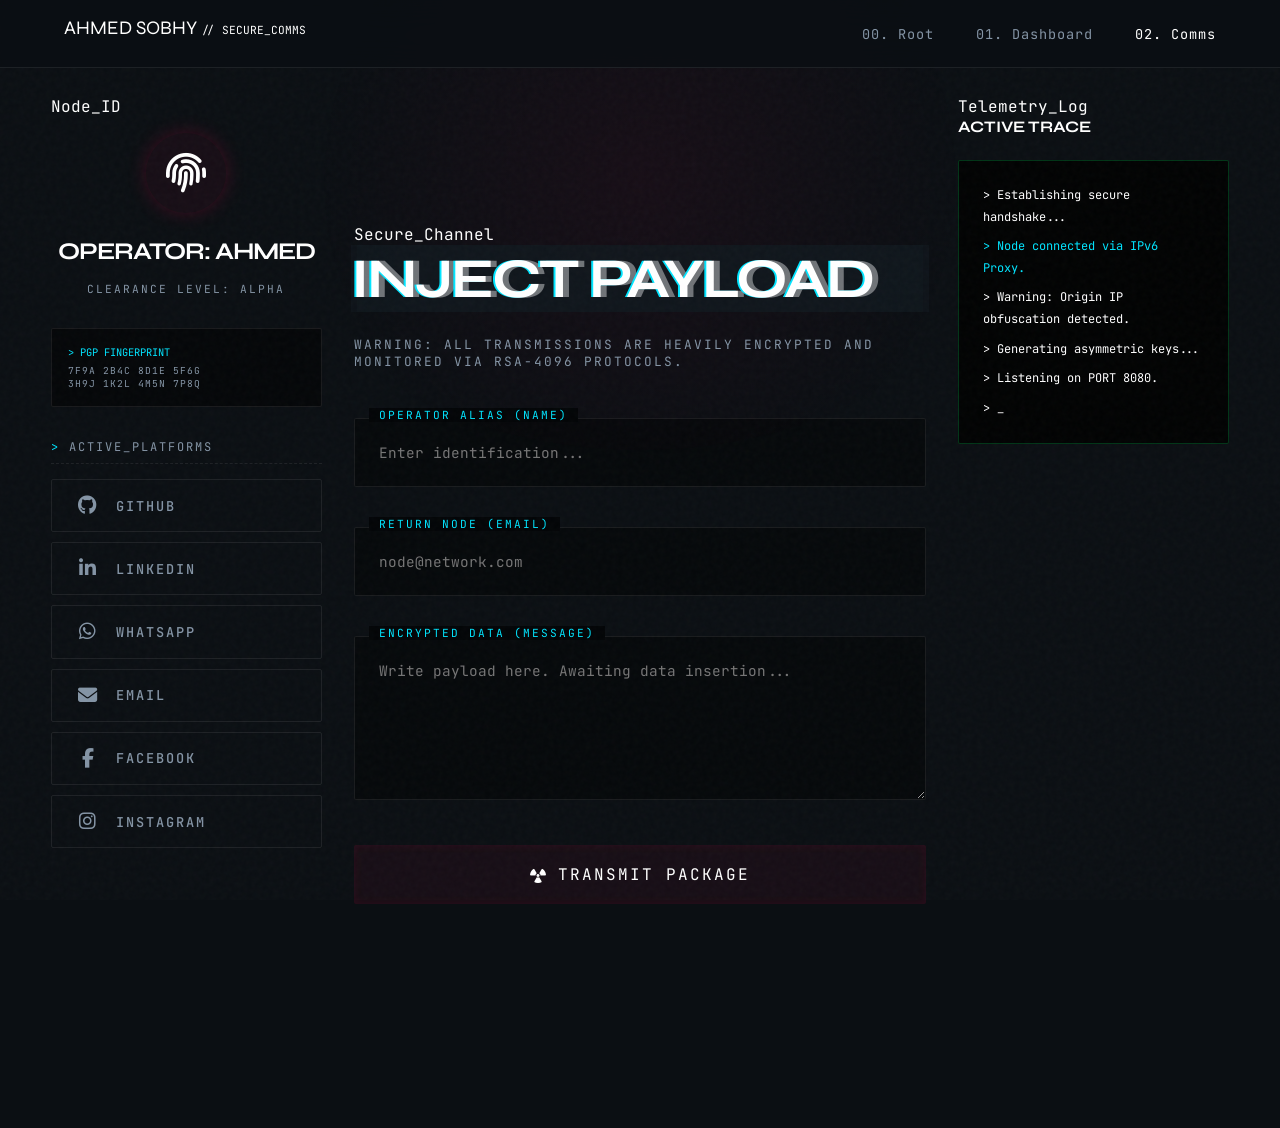
<file: contact.html>
<!DOCTYPE html>
<html lang="en">
<head>
    <meta charset="UTF-8">
    <meta name="viewport" content="width=device-width, initial-scale=1.0">
    <title>Ahmed Sobhy | Secure Comms</title>

    <link rel="icon" href="logo.png" type="image/png">
    
    <link href="https://fonts.googleapis.com/css2?family=JetBrains+Mono:wght@400;500;700&family=Syne:wght@700;800&display=swap" rel="stylesheet">
    <link rel="stylesheet" href="https://cdnjs.cloudflare.com/ajax/libs/font-awesome/6.4.0/css/all.min.css">
    <link rel="stylesheet" href="css/style.css">

    <style>
        /* --- Contact Page Specific "Terrifying" Visuals --- */
        
        /* 1. Glitch Effect */
        .glitch-wrapper {
            position: relative;
            font-family: var(--font-display);
            font-size: 3.5rem;
            color: var(--text-bright);
            letter-spacing: -2px;
            text-transform: uppercase;
            margin-bottom: 1.5rem;
        }
        .glitch-wrapper::before, .glitch-wrapper::after {
            content: attr(data-text);
            position: absolute;
            top: 0; left: 0; width: 100%; height: 100%;
            background: var(--bg-surface);
        }
        .glitch-wrapper::before {
            left: 3px; text-shadow: -2px 0 var(--accent-alert);
            animation: glitch-anim-1 2s infinite linear alternate-reverse;
        }
        .glitch-wrapper::after {
            left: -3px; text-shadow: -2px 0 var(--accent-cyan);
            animation: glitch-anim-2 3s infinite linear alternate-reverse;
        }

        @keyframes glitch-anim-1 {
            0% { clip-path: inset(20% 0 80% 0); }
            20% { clip-path: inset(60% 0 10% 0); }
            40% { clip-path: inset(40% 0 50% 0); }
            60% { clip-path: inset(80% 0 5% 0); }
            80% { clip-path: inset(10% 0 70% 0); }
            100% { clip-path: inset(30% 0 20% 0); }
        }
        @keyframes glitch-anim-2 {
            0% { clip-path: inset(10% 0 60% 0); }
            20% { clip-path: inset(80% 0 5% 0); }
            40% { clip-path: inset(30% 0 20% 0); }
            60% { clip-path: inset(70% 0 10% 0); }
            80% { clip-path: inset(20% 0 50% 0); }
            100% { clip-path: inset(50% 0 30% 0); }
        }

        /* 2. Cyber Inputs */
        .form-group { position: relative; margin-bottom: 2.5rem; }
        .form-group label {
            position: absolute; top: -10px; left: 15px; 
            background: #030507; padding: 0 10px; font-size: 0.7rem; 
            color: var(--accent-cyan); letter-spacing: 2px; text-transform: uppercase;
            z-index: 5;
        }
        .cyber-input {
            width: 100%; background: rgba(0,0,0,0.4); border: 1px solid var(--border-glass);
            color: var(--text-bright); font-family: var(--font-mono); font-size: 0.9rem;
            padding: 1.5rem; outline: none; transition: 0.3s; border-radius: 2px;
            position: relative;
        }
        .cyber-input:focus {
            border-color: var(--accent-alert); 
            box-shadow: inset 0 0 20px rgba(255, 0, 85, 0.1), 0 0 15px rgba(255, 0, 85, 0.2);
        }

        /* 3. Terminal Radar / Scanning Effect */
        .radar-box {
            position: relative; overflow: hidden;
            border: 1px solid rgba(0, 255, 102, 0.2); background: rgba(0,0,0,0.8);
            padding: 1.5rem; border-radius: 2px; min-height: 250px;
        }
        .radar-line {
            position: absolute; top: 0; left: 0; width: 100%; height: 2px;
            background: var(--accent-green); box-shadow: 0 0 15px var(--accent-green);
            animation: scanline 3s linear infinite; opacity: 0.5;
        }
        @keyframes scanline {
            0% { top: -5%; } 100% { top: 105%; }
        }

        .terminal-text {
            color: var(--accent-green); font-size: 0.75rem; line-height: 1.8;
            font-family: var(--font-mono); display: flex; flex-direction: column; gap: 8px;
        }
        .terminal-text span.system-alert { color: var(--accent-alert); }
        .terminal-text span.system-cyan { color: var(--accent-cyan); }

        /* 🌟 4. Social List Buttons (الستايل الجديد للأزرار العمودية) */
        .social-list-btn {
            background: transparent;
            border: 1px solid var(--border-glass);
            color: var(--text-muted);
            padding: 1rem 1.5rem;
            font-family: var(--font-mono);
            font-size: 0.85rem;
            letter-spacing: 2px;
            text-transform: uppercase;
            cursor: pointer;
            transition: all 0.3s ease;
            border-radius: 2px;
            display: flex;
            align-items: center;
            justify-content: flex-start;
            gap: 15px;
            text-decoration: none;
            width: 100%; 
        }
        .social-list-btn i {
            font-size: 1.2rem;
            color: var(--text-muted);
            width: 25px; 
            text-align: center;
            transition: all 0.3s ease;
        }
        .social-list-btn span {
            font-weight: 500;
        }
        .social-list-btn:hover {
            background: rgba(0, 229, 255, 0.05);
            border-color: var(--accent-cyan);
            color: var(--text-bright);
            transform: translateY(-3px);
            box-shadow: 0 5px 15px rgba(0, 229, 255, 0.1);
        }
        .social-list-btn:hover i {
            color: var(--accent-cyan); 
        }

        /* Overrides for Contact Layout */
        .contact-layout { display: grid; grid-template-columns: repeat(12, 1fr); gap: 2rem; padding: 6rem 4%; max-width: 1600px; margin: 0 auto; position: relative; z-index: 10;}
        .panel-identity { grid-column: span 3; }
        .panel-form { grid-column: span 6; }
        .panel-terminal { grid-column: span 3; }

        @media (max-width: 1024px) {
            .panel-identity, .panel-form, .panel-terminal { grid-column: span 12; }
        }
    </style>
</head>
<body>
    <div class="ambient-glow" style="background: radial-gradient(circle, rgba(255, 0, 85, 0.05) 0%, rgba(3,5,7,0) 70%);"></div>
    <div class="cyber-wave-container">
        <svg class="cyber-wave-svg" viewBox="0 0 100 1000" preserveAspectRatio="none">
            <path d="M50,0 Q90,50 50,100 T50,200 Q90,250 50,300 T50,400 Q90,450 50,500 T50,600 Q90,650 50,700 T50,800 Q90,850 50,900 T50,1000" fill="none" stroke="var(--accent-alert)" stroke-width="1.5" />
        </svg>
    </div>

    <nav class="cyber-nav">
        <div class="nav-logo" style="font-family: var(--font-display); font-size: 1.2rem; color: var(--text-bright);">AHMED SOBHY <span style="color: var(--accent-alert); font-family: var(--font-mono); font-size: 0.7rem;">// SECURE_COMMS</span></div>
        
        <div class="nav-links">
            <a href="index.html">00. Root</a>
            <a href="dashboard.html">01. Dashboard</a>
            <a href="contact.html" class="active" style="color: var(--accent-alert); border-bottom: 1px solid var(--accent-alert);">02. Comms</a>
        </div>

        <div class="mobile-menu-toggle">
            <i class="fa-solid fa-bars"></i>
        </div>
    </nav>

    <main class="contact-layout">
        
        <aside class="bento-panel panel-identity" style="animation-delay: 0.1s;">
            <div class="panel-label" style="color: var(--accent-alert);">Node_ID</div>
            <div style="text-align: center; margin-top: 1rem;">
                <div style="width: 80px; height: 80px; border: 1px solid var(--accent-alert); border-radius: 50%; margin: 0 auto 1.5rem; display: flex; justify-content: center; align-items: center; background: rgba(255, 0, 85, 0.05); box-shadow: 0 0 20px rgba(255,0,85,0.2);">
                    <i class="fas fa-fingerprint" style="font-size: 2.5rem; color: var(--accent-alert);"></i>
                </div>
                <h2 style="font-family: var(--font-display); font-size: 1.5rem; letter-spacing: -1px; text-transform: uppercase;">Operator: Ahmed</h2>
                <div style="color: var(--text-muted); font-size: 0.7rem; margin: 1rem 0 2rem; text-transform: uppercase; letter-spacing: 2px;">Clearance Level: Alpha</div>
                
                <div style="text-align: left; background: rgba(0,0,0,0.5); padding: 1rem; border-radius: 2px; border: 1px solid var(--border-glass);">
                    <div style="font-size: 0.65rem; color: var(--accent-cyan); margin-bottom: 5px;">> PGP FINGERPRINT</div>
                    <div style="font-size: 0.6rem; color: var(--text-muted); word-break: break-all; letter-spacing: 1px;">
                        7F9A 2B4C 8D1E 5F6G<br>3H9J 1K2L 4M5N 7P8Q
                    </div>
                </div>

                <!-- 🌟 شبكة الأزرار الجديدة -->
                <div style="margin-top: 2rem; display: flex; flex-direction: column; gap: 10px;">
                    
                    <!-- 🌟 العنوان المضاف -->
                    <div style="font-size: 0.75rem; color: var(--text-muted); text-align: left; letter-spacing: 2px; text-transform: uppercase; margin-bottom: 5px; border-bottom: 1px dashed var(--border-glass); padding-bottom: 8px;">
                        <span style="color: var(--accent-cyan);">></span> ACTIVE_PLATFORMS
                    </div>

                    <a href="https://github.com/AhmedSobhy28" target="_blank" class="social-list-btn" title="GitHub">
                        <i class="fa-brands fa-github"></i>
                        <span>GitHub</span>
                    </a>
                    <a href="https://www.linkedin.com/in/ahmed-sobhy-mohamed-150643279/?lipi=urn%3Ali%3Apage%3Ad_flagship3_profile_view_base_contact_details%3Bs6wRe%2BDoQ2WMrE2DXJuPYg%3D%3D" target="_blank" class="social-list-btn" title="LinkedIn">
                        <i class="fa-brands fa-linkedin-in"></i>
                        <span>LinkedIn</span>
                    </a>
                    <a href="https://wa.me/+201099886353" target="_blank" class="social-list-btn" title="WhatsApp">
                        <i class="fa-brands fa-whatsapp"></i>
                        <span>WhatsApp</span>
                    </a>
                    <a href="mailto:ah.sobhy07@gmail.com" class="social-list-btn" title="Email">
                        <i class="fa-solid fa-envelope"></i>
                        <span>Email</span>
                    </a>
                    <a href="https://www.facebook.com/share/198j52JkKv/" target="_blank" class="social-list-btn" title="Facebook">
                        <i class="fa-brands fa-facebook-f"></i>
                        <span>Facebook</span>
                    </a>
                    <a href="https://www.instagram.com/ahmed.sobhy._?igsh=djVkcGoxcWpmZGtz" target="_blank" class="social-list-btn" title="Instagram">
                        <i class="fa-brands fa-instagram"></i>
                        <span>Instagram</span>
                    </a>
                </div>
            </div>
        </aside>

        <section class="bento-panel panel-form" style="animation-delay: 0.2s;">
            <div class="panel-label">Secure_Channel</div>
            
            <h1 class="glitch-wrapper" data-text="INJECT PAYLOAD">INJECT PAYLOAD</h1>
            <p style="color: var(--text-muted); font-size: 0.8rem; text-transform: uppercase; letter-spacing: 2px; margin-bottom: 3rem;">Warning: All transmissions are heavily encrypted and monitored via RSA-4096 protocols.</p>
            
            <form id="secure-form" class="cyber-form">
                <div class="form-group">
                    <label for="name">Operator Alias (Name)</label>
                    <input type="text" id="name" class="cyber-input" placeholder="Enter identification..." required autocomplete="off">
                </div>
                
                <div class="form-group">
                    <label for="email">Return Node (Email)</label>
                    <input type="email" id="email" class="cyber-input" placeholder="node@network.com" required autocomplete="off">
                </div>
                
                <div class="form-group">
                    <label for="message">Encrypted Data (Message)</label>
                    <textarea id="message" rows="6" class="cyber-input" placeholder="Write payload here. Awaiting data insertion..." required></textarea>
                </div>
                
                <button type="submit" class="cyber-btn cyber-btn-alert" id="submit-btn" style="width: 100%; font-size: 1rem; padding: 1.2rem;">
                    <i class="fas fa-radiation"></i> Transmit Package
                </button>
            </form>
        </section>

        <aside class="bento-panel panel-terminal" style="animation-delay: 0.3s;">
            <div class="panel-label">Telemetry_Log</div>
            <h3 style="font-family: var(--font-display); font-size: 1rem; margin-bottom: 1.5rem; text-transform: uppercase; color: var(--text-bright);">Active Trace</h3>
            
            <div class="radar-box">
                <div class="radar-line"></div>
                <div class="terminal-text" id="terminal-output">
                    <span>> Establishing secure handshake...</span>
                    <span class="system-cyan">> Node connected via IPv6 Proxy.</span>
                    <span class="system-alert">> Warning: Origin IP obfuscation detected.</span>
                    <span>> Generating asymmetric keys...</span>
                    <span>> Listening on PORT 8080.</span>
                    <span>> <span style="animation: blink 1s infinite;">_</span></span>
                </div>
            </div>
        </aside>

    </main>

    <script>
        // Terminal Reaction Script
        const form = document.getElementById('secure-form');
        const submitBtn = document.getElementById('submit-btn');
        const terminalOutput = document.getElementById('terminal-output');

        // Form Submit Simulation (The "Terrifying" Hack Sequence)
        form.addEventListener('submit', (e) => {
            e.preventDefault();
            
            // Visual lock of the button
            submitBtn.style.pointerEvents = 'none';
            submitBtn.style.background = 'var(--accent-alert)';
            submitBtn.style.color = '#000';
            submitBtn.innerHTML = '<i class="fas fa-skull"></i> EXECUTING...';

            // Terminal sequence array
            const sequence = [
                "<span class='system-alert'>> [CRITICAL] PACKET INJECTION DETECTED.</span>",
                "> Analyzing payload structure...",
                "> Stripping metadata...",
                "<span class='system-cyan'>> Encrypting payload via AES-256-GCM... OK.</span>",
                "> Routing through proxy nodes: [TOR_NODE_1] -> [VPN_GATE]...",
                "<span class='system-green' style='color: #00FF66;'>> TRANSMISSION SUCCESSFUL.</span>",
                "> Connection terminated to protect origin."
            ];

            terminalOutput.innerHTML = ''; // Clear terminal
            let i = 0;

            function printLine() {
                if (i < sequence.length) {
                    terminalOutput.innerHTML += sequence[i] + "<br>";
                    terminalOutput.scrollTop = terminalOutput.scrollHeight;
                    i++;
                    setTimeout(printLine, Math.random() * 400 + 200); // Random delay 200-600ms
                } else {
                    terminalOutput.innerHTML += "> <span style='animation: blink 1s infinite;'>_</span>";
                    
                    // Reset Button after sequence
                    setTimeout(() => {
                        submitBtn.style.pointerEvents = 'auto';
                        submitBtn.style.background = 'transparent';
                        submitBtn.style.color = 'var(--accent-alert)';
                        submitBtn.innerHTML = '<i class="fas fa-radiation" style="margin-right: 10px;"></i> Transmit New Package';
                        form.reset();
                    }, 2000);
                }
            }
            
            printLine();
        });

        // 1. Force Scroll to Top & Wave Animation Logic
        if ('scrollRestoration' in history) { history.scrollRestoration = 'manual'; }
        window.scrollTo(0, 0);

        const waveSvg = document.querySelector('.cyber-wave-svg');
        if (waveSvg) {
            window.addEventListener('scroll', () => {
                const scrollTop = window.scrollY;
                const docHeight = document.documentElement.scrollHeight - window.innerHeight;
                const scrollPercent = docHeight > 0 ? scrollTop / docHeight : 0;
                const moveAmount = scrollPercent * -66.66;
                requestAnimationFrame(() => {
                    waveSvg.style.transform = `translateY(${moveAmount}%)`;
                });
            });
        }
        
        // Mobile Menu Toggle Logic
        const mobileMenuBtn = document.querySelector('.mobile-menu-toggle');
        const navLinksContainer = document.querySelector('.nav-links');

        if (mobileMenuBtn && navLinksContainer) {
            mobileMenuBtn.addEventListener('click', () => {
                navLinksContainer.classList.toggle('active');
                const icon = mobileMenuBtn.querySelector('i');
                if (navLinksContainer.classList.contains('active')) {
                    icon.classList.remove('fa-bars');
                    icon.classList.add('fa-xmark');
                } else {
                    icon.classList.remove('fa-xmark');
                    icon.classList.add('fa-bars');
                }
            });
        }
    </script>
</body>
</html>
</file>
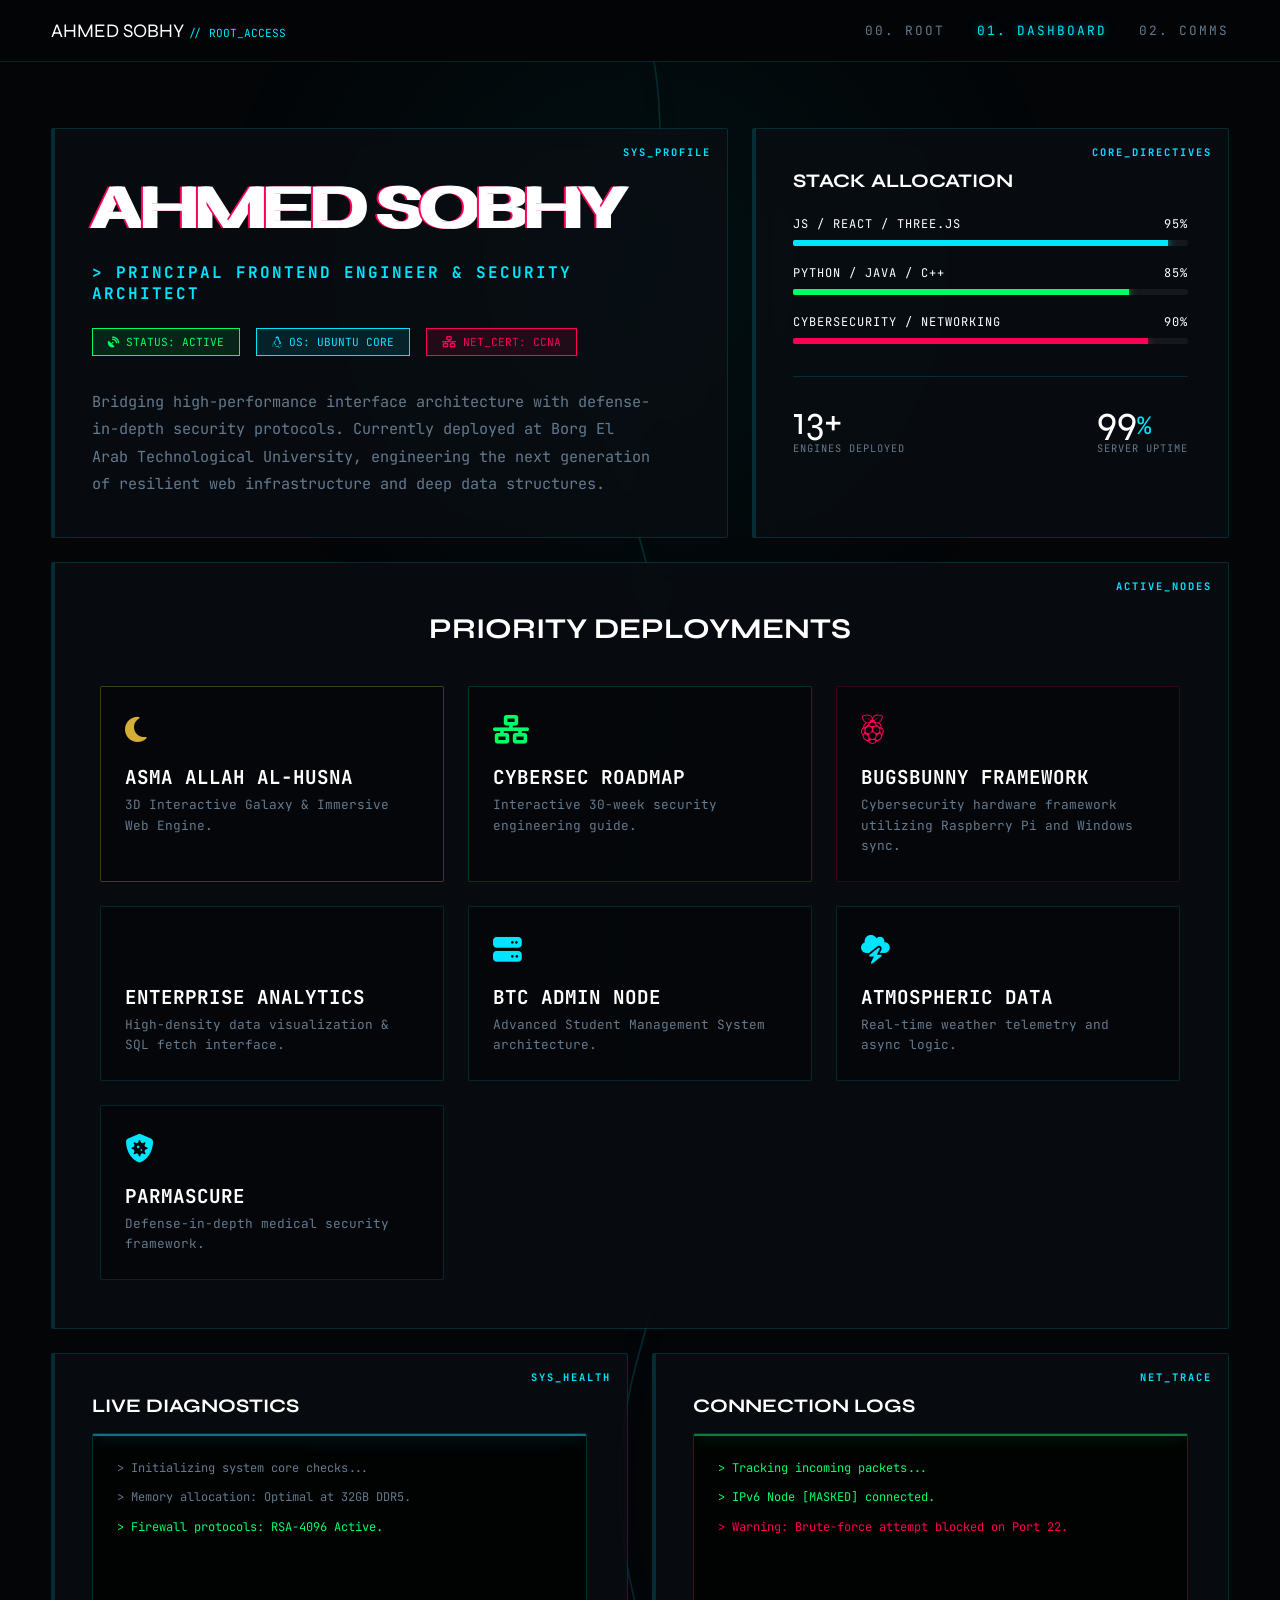
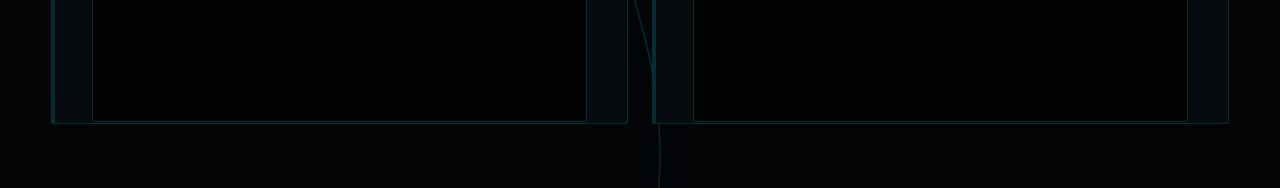
<file: dashboard.html>
<!DOCTYPE html>
<html lang="en">

<head>
    <meta charset="UTF-8">
    <meta name="viewport" content="width=device-width, initial-scale=1.0">
    <title>Ahmed Sobhy | System Dashboard</title>

    <link rel="icon" href="logo.png" type="image/png">

    <!-- Cyber-Tactical Typography -->
    <link
        href="https://fonts.googleapis.com/css2?family=JetBrains+Mono:wght@400;500;700&family=Syne:wght@700;800&display=swap"
        rel="stylesheet">
    <link rel="stylesheet" href="https://cdnjs.cloudflare.com/ajax/libs/font-awesome/6.4.0/css/all.min.css">

    <style>
        :root {
            --bg-main: #030507;
            --bg-surface: rgba(10, 14, 19, 0.75);
            --border-glass: rgba(0, 229, 255, 0.15);
            --accent-cyan: #00E5FF;
            --accent-green: #00FF66;
            --accent-alert: #FF0055;
            --text-bright: #FFFFFF;
            --text-muted: #647A8F;
            --font-display: 'Syne', sans-serif;
            --font-mono: 'JetBrains Mono', monospace;
            --ease-out-expo: cubic-bezier(0.16, 1, 0.3, 1);
        }

        * {
            margin: 0;
            padding: 0;
            box-sizing: border-box;
            font-family: var(--font-mono);
        }

        body {
            background-color: var(--bg-main);
            color: var(--text-bright);
            overflow-x: hidden;
            min-height: 100vh;
        }

        /* Background Effects */
        .ambient-glow {
            position: fixed;
            top: 30%;
            left: 50%;
            transform: translate(-50%, -50%);
            width: 80vw;
            height: 80vh;
            border-radius: 50%;
            background: radial-gradient(circle, rgba(0, 229, 255, 0.05) 0%, rgba(3, 5, 7, 0) 70%);
            z-index: -1;
            pointer-events: none;
        }

        .cyber-wave-container {
            position: fixed;
            top: 0;
            left: 50%;
            transform: translateX(-50%);
            width: 100px;
            height: 100vh;
            z-index: -2;
            opacity: 0.15;
            filter: drop-shadow(0 0 15px var(--accent-cyan));
        }

        .cyber-wave-svg {
            height: 300vh;
            width: 100%;
            will-change: transform;
        }

        /* Navigation & Mobile Menu */
        .cyber-nav {
            position: fixed;
            top: 0;
            width: 100%;
            z-index: 1000;
            background: rgba(3, 5, 7, 0.95);
            backdrop-filter: blur(15px);
            border-bottom: 1px solid var(--border-glass);
            display: flex;
            justify-content: space-between;
            align-items: center;
            padding: 1.2rem 4%;
        }

        .nav-logo {
            font-family: var(--font-display);
            font-size: 1.2rem;
            color: var(--text-bright);
        }

        .nav-links {
            display: flex;
            align-items: center;
        }

        .nav-links a {
            color: var(--text-muted);
            text-decoration: none;
            margin-left: 2rem;
            font-size: 0.8rem;
            letter-spacing: 2px;
            text-transform: uppercase;
            transition: 0.3s;
        }

        .nav-links a:hover,
        .nav-links a.active {
            color: var(--accent-cyan);
            border-bottom: 1px solid var(--accent-cyan);
            padding-bottom: 5px;
        }

        .mobile-menu-toggle {
            display: none;
            color: var(--accent-cyan);
            font-size: 1.5rem;
            cursor: pointer;
            transition: 0.3s;
        }

        @media (max-width: 768px) {
            .mobile-menu-toggle {
                display: block;
            }

            .nav-links {
                position: absolute;
                top: 100%;
                left: 0;
                width: 100%;
                background: rgba(3, 5, 7, 0.98);
                backdrop-filter: blur(20px);
                border-bottom: 1px solid var(--border-glass);
                flex-direction: column;
                max-height: 0;
                overflow: hidden;
                padding: 0;
                transition: all 0.4s var(--ease-out-expo);
            }

            .nav-links.active {
                max-height: 400px;
                padding: 2rem 0;
            }

            .nav-links a {
                margin: 0 0 1.5rem 0;
                font-size: 1.1rem;
            }
        }

        /* Layout */
        .dashboard-layout {
            display: grid;
            grid-template-columns: repeat(12, 1fr);
            gap: 1.5rem;
            padding: 8rem 4% 4rem;
            max-width: 1600px;
            margin: 0 auto;
            position: relative;
            z-index: 10;
        }

        /* Bento Panels */
        .bento-panel {
            background: var(--bg-surface);
            border: 1px solid var(--border-glass);
            border-radius: 2px;
            padding: 2.5rem;
            position: relative;
            backdrop-filter: blur(12px);
            animation: slideUpFade 0.8s cubic-bezier(0.16, 1, 0.3, 1) forwards;
            opacity: 0;
            transform: translateY(30px);
        }

        .bento-panel::before {
            content: '';
            position: absolute;
            top: 0;
            left: 0;
            width: 3px;
            height: 100%;
            background: var(--border-glass);
            transition: 0.3s;
        }

        .bento-panel:hover::before {
            background: var(--accent-cyan);
        }

        .bento-panel:hover {
            border-color: rgba(0, 229, 255, 0.4);
            box-shadow: 0 10px 30px rgba(0, 0, 0, 0.5);
        }

        .panel-label {
            position: absolute;
            top: 1rem;
            right: 1rem;
            font-size: 0.65rem;
            letter-spacing: 2px;
            color: var(--accent-cyan);
            text-transform: uppercase;
            font-weight: bold;
        }

        @keyframes slideUpFade {
            to {
                opacity: 1;
                transform: translateY(0);
            }
        }

        /* Glitch Effect */
        .glitch-wrapper {
            position: relative;
            font-family: var(--font-display);
            font-size: 4rem;
            color: var(--text-bright);
            letter-spacing: -2px;
            text-transform: uppercase;
            margin-bottom: 1rem;
        }

        .glitch-wrapper::before,
        .glitch-wrapper::after {
            content: attr(data-text);
            position: absolute;
            top: 0;
            left: 0;
            width: 100%;
            height: 100%;
            background: transparent;
        }

        .glitch-wrapper::before {
            left: 3px;
            text-shadow: -2px 0 var(--accent-cyan);
            animation: glitch-anim 2s infinite linear alternate-reverse;
        }

        .glitch-wrapper::after {
            left: -3px;
            text-shadow: -2px 0 var(--accent-alert);
            animation: glitch-anim 3s infinite linear alternate-reverse;
        }

        @keyframes glitch-anim {
            0% {
                clip-path: inset(20% 0 80% 0);
            }

            20% {
                clip-path: inset(60% 0 10% 0);
            }

            40% {
                clip-path: inset(40% 0 50% 0);
            }

            60% {
                clip-path: inset(80% 0 5% 0);
            }

            80% {
                clip-path: inset(10% 0 70% 0);
            }

            100% {
                clip-path: inset(30% 0 20% 0);
            }
        }

        /* Radar Terminal */
        .radar-box {
            position: relative;
            overflow: hidden;
            border: 1px solid rgba(0, 229, 255, 0.2);
            background: rgba(0, 0, 0, 0.8);
            padding: 1.5rem;
            border-radius: 2px;
            height: 100%;
            min-height: 250px;
        }

        .radar-line {
            position: absolute;
            top: 0;
            left: 0;
            width: 100%;
            height: 2px;
            background: var(--accent-cyan);
            box-shadow: 0 0 15px var(--accent-cyan);
            animation: scanline 3s linear infinite;
            opacity: 0.5;
        }

        @keyframes scanline {
            0% {
                top: -5%;
            }

            100% {
                top: 105%;
            }
        }

        .terminal-text {
            color: var(--text-muted);
            font-size: 0.75rem;
            line-height: 1.8;
            display: flex;
            flex-direction: column;
            gap: 8px;
        }

        /* Tech Bars */
        .tech-bar-container {
            width: 100%;
            height: 6px;
            background: rgba(255, 255, 255, 0.05);
            margin-top: 0.5rem;
            margin-bottom: 1.2rem;
            border-radius: 2px;
            overflow: hidden;
        }

        .tech-bar {
            height: 100%;
            background: var(--accent-cyan);
            box-shadow: 0 0 10px var(--accent-cyan);
        }

        /* Project Links */
        .cyber-link-card {
            text-decoration: none;
            border: 1px solid var(--border-glass);
            padding: 1.5rem;
            display: block;
            border-radius: 2px;
            transition: 0.3s;
            background: rgba(0, 0, 0, 0.4);
            position: relative;
            overflow: hidden;
        }

        .cyber-link-card::after {
            content: '>';
            position: absolute;
            right: 20px;
            top: 50%;
            transform: translateY(-50%);
            font-size: 1.5rem;
            color: var(--accent-cyan);
            opacity: 0;
            transition: 0.3s;
            font-family: var(--font-display);
        }

        .cyber-link-card:hover {
            border-color: var(--accent-cyan);
            background: rgba(0, 229, 255, 0.05);
            transform: translateY(-5px);
        }

        .cyber-link-card:hover::after {
            opacity: 1;
            right: 15px;
        }

        /* Gold Theme specific for Asma Ul Husna */
        .cyber-link-card.gold-theme:hover {
            border-color: #d4af37;
            background: rgba(212, 175, 55, 0.05);
        }

        .cyber-link-card.gold-theme::after {
            color: #d4af37;
        }

        /* Spans */
        .col-7 {
            grid-column: span 7;
        }

        .col-5 {
            grid-column: span 5;
        }

        .col-6 {
            grid-column: span 6;
        }

        .col-12 {
            grid-column: span 12;
        }

        @media (max-width: 1024px) {

            .col-7,
            .col-5,
            .col-6 {
                grid-column: span 12;
            }
        }
    </style>
</head>

<body>
    <div class="ambient-glow"></div>
    <div class="cyber-wave-container">
        <svg class="cyber-wave-svg" viewBox="0 0 100 1000" preserveAspectRatio="none">
            <path
                d="M50,0 Q90,50 50,100 T50,200 Q90,250 50,300 T50,400 Q90,450 50,500 T50,600 Q90,650 50,700 T50,800 Q90,850 50,900 T50,1000"
                fill="none" stroke="var(--accent-cyan)" stroke-width="1.5" />
        </svg>
    </div>

    <nav class="cyber-nav">
        <div class="nav-logo">AHMED SOBHY <span
                style="color: var(--accent-cyan); font-family: var(--font-mono); font-size: 0.7rem;">//
                ROOT_ACCESS</span></div>
        <div class="nav-links">
            <a href="index.html">00. Root</a>
            <a href="dashboard.html" style="color: var(--accent-cyan); text-shadow: 0 0 10px rgba(0,229,255,0.5);">01.
                Dashboard</a>
            <a href="contact.html">02. Comms</a>
        </div>
        <div class="mobile-menu-toggle"><i class="fa-solid fa-bars"></i></div>
    </nav>

    <main class="dashboard-layout">

        <!-- Hero Identity Panel -->
        <div class="bento-panel col-7" style="animation-delay: 0.1s;">
            <div class="panel-label">Sys_Profile</div>
            <h1 class="glitch-wrapper" data-text="AHMED SOBHY">AHMED SOBHY</h1>
            <h2
                style="color: var(--accent-cyan); font-size: 1rem; margin-bottom: 1.5rem; text-transform: uppercase; letter-spacing: 2px;">
                > Principal Frontend Engineer & Security Architect</h2>

            <div style="display: flex; flex-wrap: wrap; gap: 1rem; margin-bottom: 2rem;">
                <span
                    style="background: rgba(0, 255, 102, 0.1); color: var(--accent-green); padding: 6px 15px; border: 1px solid var(--accent-green); font-size: 0.7rem; text-transform: uppercase;"><i
                        class="fas fa-satellite-dish"></i> Status: Active</span>
                <span
                    style="background: rgba(0, 229, 255, 0.1); color: var(--accent-cyan); padding: 6px 15px; border: 1px solid var(--accent-cyan); font-size: 0.7rem; text-transform: uppercase;"><i
                        class="fa-brands fa-linux"></i> OS: Ubuntu Core</span>
                <span
                    style="background: rgba(255, 0, 85, 0.1); color: var(--accent-alert); padding: 6px 15px; border: 1px solid var(--accent-alert); font-size: 0.7rem; text-transform: uppercase;"><i
                        class="fas fa-network-wired"></i> Net_Cert: CCNA</span>
            </div>

            <p style="color: var(--text-muted); font-size: 0.95rem; line-height: 1.8; max-width: 95%;">
                Bridging high-performance interface architecture with defense-in-depth security protocols.
                Currently deployed at Borg El Arab Technological University, engineering the next generation of
                resilient web infrastructure and deep data structures.
            </p>
        </div>

        <!-- Telemetry & Skill Panel -->
        <div class="bento-panel col-5" style="animation-delay: 0.2s;">
            <div class="panel-label">Core_Directives</div>
            <h3
                style="font-family: var(--font-display); font-size: 1.2rem; color: var(--text-bright); text-transform: uppercase; margin-bottom: 1.5rem;">
                Stack Allocation</h3>

            <div>
                <div
                    style="display: flex; justify-content: space-between; font-size: 0.75rem; color: var(--text-bright); text-transform: uppercase; letter-spacing: 1px;">
                    <span>JS / React / Three.js</span> <span>95%</span></div>
                <div class="tech-bar-container">
                    <div class="tech-bar" style="width: 95%;"></div>
                </div>

                <div
                    style="display: flex; justify-content: space-between; font-size: 0.75rem; color: var(--text-bright); text-transform: uppercase; letter-spacing: 1px;">
                    <span>Python / Java / C++</span> <span>85%</span></div>
                <div class="tech-bar-container">
                    <div class="tech-bar"
                        style="width: 85%; background: var(--accent-green); box-shadow: 0 0 10px var(--accent-green);">
                    </div>
                </div>

                <div
                    style="display: flex; justify-content: space-between; font-size: 0.75rem; color: var(--text-bright); text-transform: uppercase; letter-spacing: 1px;">
                    <span>Cybersecurity / Networking</span> <span>90%</span></div>
                <div class="tech-bar-container">
                    <div class="tech-bar"
                        style="width: 90%; background: var(--accent-alert); box-shadow: 0 0 10px var(--accent-alert);">
                    </div>
                </div>
            </div>

            <div
                style="display: flex; justify-content: space-between; margin-top: 2rem; border-top: 1px solid var(--border-glass); padding-top: 1.5rem;">
                <div>
                    <div
                        style="font-family: var(--font-display); font-size: 2.5rem; color: var(--text-bright); line-height: 1;">
                        13+</div>
                    <div
                        style="font-size: 0.65rem; color: var(--text-muted); text-transform: uppercase; letter-spacing: 1px;">
                        Engines Deployed</div>
                </div>
                <div>
                    <div
                        style="font-family: var(--font-display); font-size: 2.5rem; color: var(--text-bright); line-height: 1;">
                        99<span style="color: var(--accent-cyan); font-size: 1.5rem;">%</span></div>
                    <div
                        style="font-size: 0.65rem; color: var(--text-muted); text-transform: uppercase; letter-spacing: 1px;">
                        Server Uptime</div>
                </div>
            </div>
        </div>

        <!-- Active Directives (Projects) -->
        <div class="bento-panel col-12" style="animation-delay: 0.3s; padding: 3rem;">
            <div class="panel-label">Active_Nodes</div>
            <h3
                style="font-family: var(--font-display); font-size: 1.8rem; margin-bottom: 2.5rem; color: var(--text-bright); text-transform: uppercase; text-align: center;">
                Priority Deployments</h3>

            <div style="display: grid; grid-template-columns: repeat(auto-fit, minmax(300px, 1fr)); gap: 1.5rem;">

                <!-- 🌟 Asma Ul Husna Project -->
                <a href="https://ahmedsobhy28.github.io/Asma-Allah-Husna-Interactive/" target="_blank"
                    class="cyber-link-card gold-theme" style="border-color: rgba(212, 175, 55, 0.3);">
                    <div style="color: #d4af37; font-size: 1.8rem; margin-bottom: 15px;"><i
                            class="fa-solid fa-moon"></i></div>
                    <h4
                        style="color: var(--text-bright); font-size: 1.2rem; text-transform: uppercase; margin-bottom: 5px;">
                        Asma Allah Al-Husna</h4>
                    <p style="color: var(--text-muted); font-size: 0.8rem; line-height: 1.6;">3D Interactive Galaxy &
                        Immersive Web Engine.</p>
                </a>

                <a href="https://cybersec-roadmap-kappa.vercel.app/" target="_blank" class="cyber-link-card"
                    style="border-color: rgba(0, 255, 102, 0.2);">
                    <div style="color: var(--accent-green); font-size: 1.8rem; margin-bottom: 15px;"><i
                            class="fas fa-network-wired"></i></div>
                    <h4
                        style="color: var(--text-bright); font-size: 1.2rem; text-transform: uppercase; margin-bottom: 5px;">
                        CyberSec Roadmap</h4>
                    <p style="color: var(--text-muted); font-size: 0.8rem; line-height: 1.6;">Interactive 30-week
                        security engineering guide.</p>
                </a>

                <a href="#" class="cyber-link-card" style="border-color: rgba(255, 0, 85, 0.2);">
                    <div style="color: var(--accent-alert); font-size: 1.8rem; margin-bottom: 15px;"><i
                            class="fa-brands fa-raspberry-pi"></i></div>
                    <h4
                        style="color: var(--text-bright); font-size: 1.2rem; text-transform: uppercase; margin-bottom: 5px;">
                        BugsBunny Framework</h4>
                    <p style="color: var(--text-muted); font-size: 0.8rem; line-height: 1.6;">Cybersecurity hardware
                        framework utilizing Raspberry Pi and Windows sync.</p>
                </a>

                <a href="data-analysis/index.html" class="cyber-link-card">
                    <div style="color: var(--accent-cyan); font-size: 1.8rem; margin-bottom: 15px;"><i
                            class="fas fa-chart-network"></i></div>
                    <h4
                        style="color: var(--text-bright); font-size: 1.2rem; text-transform: uppercase; margin-bottom: 5px;">
                        Enterprise Analytics</h4>
                    <p style="color: var(--text-muted); font-size: 0.8rem; line-height: 1.6;">High-density data
                        visualization & SQL fetch interface.</p>
                </a>

                <a href="student-system/index.html" class="cyber-link-card">
                    <div style="color: var(--accent-cyan); font-size: 1.8rem; margin-bottom: 15px;"><i
                            class="fas fa-server"></i></div>
                    <h4
                        style="color: var(--text-bright); font-size: 1.2rem; text-transform: uppercase; margin-bottom: 5px;">
                        BTC Admin Node</h4>
                    <p style="color: var(--text-muted); font-size: 0.8rem; line-height: 1.6;">Advanced Student
                        Management System architecture.</p>
                </a>

                <a href="weather-app/index.html" class="cyber-link-card">
                    <div style="color: var(--accent-cyan); font-size: 1.8rem; margin-bottom: 15px;"><i
                            class="fas fa-cloud-bolt"></i></div>
                    <h4
                        style="color: var(--text-bright); font-size: 1.2rem; text-transform: uppercase; margin-bottom: 5px;">
                        Atmospheric Data</h4>
                    <p style="color: var(--text-muted); font-size: 0.8rem; line-height: 1.6;">Real-time weather
                        telemetry and async logic.</p>
                </a>

                <a href="ParmaScure/index.html" class="cyber-link-card">
                    <div style="color: var(--accent-cyan); font-size: 1.8rem; margin-bottom: 15px;"><i
                            class="fas fa-shield-virus"></i></div>
                    <h4
                        style="color: var(--text-bright); font-size: 1.2rem; text-transform: uppercase; margin-bottom: 5px;">
                        ParmaScure</h4>
                    <p style="color: var(--text-muted); font-size: 0.8rem; line-height: 1.6;">Defense-in-depth medical
                        security framework.</p>
                </a>
            </div>
        </div>

        <!-- System Health Radar -->
        <div class="bento-panel col-6" style="animation-delay: 0.4s;">
            <div class="panel-label">Sys_Health</div>
            <h3
                style="font-family: var(--font-display); font-size: 1.2rem; margin-bottom: 1rem; color: var(--text-bright); text-transform: uppercase;">
                Live Diagnostics</h3>

            <div class="radar-box">
                <div class="radar-line"></div>
                <div class="terminal-text" id="sys-terminal">
                    <span>> Initializing system core checks...</span>
                    <span>> Memory allocation: Optimal at 32GB DDR5.</span>
                    <span style="color: var(--accent-green);">> Firewall protocols: RSA-4096 Active.</span>
                </div>
            </div>
        </div>

        <!-- Network Trace -->
        <div class="bento-panel col-6" style="animation-delay: 0.5s;">
            <div class="panel-label">Net_Trace</div>
            <h3
                style="font-family: var(--font-display); font-size: 1.2rem; margin-bottom: 1rem; color: var(--text-bright); text-transform: uppercase;">
                Connection Logs</h3>

            <div class="radar-box" style="border-color: rgba(0, 255, 102, 0.2);">
                <div class="radar-line"
                    style="background: var(--accent-green); box-shadow: 0 0 15px var(--accent-green);"></div>
                <div class="terminal-text" id="net-terminal" style="color: var(--accent-green);">
                    <span>> Tracking incoming packets...</span>
                    <span>> IPv6 Node [MASKED] connected.</span>
                    <span style="color: var(--accent-alert);">> Warning: Brute-force attempt blocked on Port 22.</span>
                </div>
            </div>
        </div>

    </main>

    <script>
        // Wave Scroll Logic
        if ('scrollRestoration' in history) { history.scrollRestoration = 'manual'; }
        window.scrollTo(0, 0);

        const waveSvg = document.querySelector('.cyber-wave-svg');
        if (waveSvg) {
            window.addEventListener('scroll', () => {
                const scrollTop = window.scrollY;
                const docHeight = document.documentElement.scrollHeight - window.innerHeight;
                const scrollPercent = docHeight > 0 ? scrollTop / docHeight : 0;
                const moveAmount = scrollPercent * -66.66;
                requestAnimationFrame(() => {
                    waveSvg.style.transform = `translateY(${moveAmount}%)`;
                });
            });
        }

        // Mobile Menu Logic
        const mobileMenuBtn = document.querySelector('.mobile-menu-toggle');
        const navLinksContainer = document.querySelector('.nav-links');

        if (mobileMenuBtn && navLinksContainer) {
            mobileMenuBtn.addEventListener('click', () => {
                navLinksContainer.classList.toggle('active');
                const icon = mobileMenuBtn.querySelector('i');
                if (navLinksContainer.classList.contains('active')) {
                    icon.classList.remove('fa-bars');
                    icon.classList.add('fa-xmark');
                } else {
                    icon.classList.remove('fa-xmark');
                    icon.classList.add('fa-bars');
                }
            });
        }

        // Live Diagnostic Terminals Generator
        const sysTerminal = document.getElementById('sys-terminal');
        const sysMessages = [
            "> Pinging external AWS nodes... [OK]",
            "> Scanning for vulnerabilities... [0 FOUND]",
            "> Running background cron jobs...",
            "<span style='color: var(--accent-cyan);'>> SSL Handshake verified securely.</span>",
            "> CPU temperature: 42°C [STABLE]",
            "> Routing traffic through proxy..."
        ];

        const netTerminal = document.getElementById('net-terminal');
        const netMessages = [
            "> Analyzing deep packet inspection...",
            "> Deflecting DDOS packets from Region [X]...",
            "<span style='color: var(--text-bright);'>> Establishing secure SSH tunnel...</span>",
            "> Refreshing DNS cache...",
            "<span style='color: var(--accent-alert);'>> Unauthorized access attempt logged.</span>",
            "> System integrity at 100%."
        ];

        let sysIndex = 0;
        let netIndex = 0;

        setInterval(() => {
            if (sysTerminal.children.length > 6) sysTerminal.removeChild(sysTerminal.firstChild);
            const newLine = document.createElement('span');
            newLine.innerHTML = sysMessages[sysIndex];
            sysTerminal.appendChild(newLine);
            sysIndex = (sysIndex + 1) % sysMessages.length;
        }, 2500);

        setInterval(() => {
            if (netTerminal.children.length > 6) netTerminal.removeChild(netTerminal.firstChild);
            const newLine = document.createElement('span');
            newLine.innerHTML = netMessages[netIndex];
            netTerminal.appendChild(newLine);
            netIndex = (netIndex + 1) % netMessages.length;
        }, 3200);
    </script>
</body>

</html>
</file>
<file: css/style.css>
* {
  box-sizing: border-box;
  margin: 0;
  padding: 0;
  scroll-behavior: smooth;
  -webkit-tap-highlight-color: transparent;
}

:root {
  --bg-main: #0b0f13;
  --bg-surface: rgba(18, 24, 31, 0.6);
  --border-glass: rgba(255, 255, 255, 0.08);
  --accent-cyan: #00e5ff;
  --text-bright: #ffffff;
  --text-muted: #8494a5;
  --font-display: "Syne", sans-serif;
  --font-mono: "JetBrains Mono", monospace;
}

body {
  background-color: var(--bg-main);
  color: var(--text-bright);
  font-family: var(--font-mono);
  overflow-x: hidden;
}

html,
body {
  scrollbar-width: none;
  -ms-overflow-style: none;
}

::-webkit-scrollbar {
  display: none;
}

/* Cyber Wave Container */
.cyber-wave-container {
  position: fixed;
  top: 0;
  left: 50%;
  transform: translateX(-50%);
  width: 100px;
  height: 100vh;
  z-index: -2;
  pointer-events: none;
  opacity: 0.12;
  overflow: hidden;
  display: flex;
  justify-content: center;
  filter: drop-shadow(0 0 15px var(--accent-cyan));
}

.cyber-wave-svg {
  height: 300vh;
  width: 100%;
  will-change: transform;
}

body::before {
  content: "";
  position: fixed;
  top: 0;
  left: 0;
  width: 100vw;
  height: 100vh;
  opacity: 0.03;
  pointer-events: none;
  z-index: 999;
  background-image: url("data:image/svg+xml,%3Csvg viewBox='0 0 200 200' xmlns='http://www.w3.org/2000/svg'%3E%3Cfilter id='noiseFilter'%3E%3CfeTurbulence type='fractalNoise' baseFrequency='0.85' numOctaves='3' stitchTiles='stitch'/%3E%3C/filter%3E%3Crect width='100%25' height='100%25' filter='url(%23noiseFilter)'/%3E%3C/svg%3E");
}

.ambient-glow {
  position: fixed;
  top: 20%;
  left: 50%;
  transform: translate(-50%, -50%);
  width: 60vw;
  height: 60vh;
  border-radius: 50%;
  background: radial-gradient(
    circle,
    rgba(0, 229, 255, 0.08) 0%,
    rgba(11, 15, 19, 0) 70%
  );
  z-index: -1;
  pointer-events: none;
}

/* Nav Bar */
.cyber-nav {
  position: fixed;
  top: 0;
  width: 100%;
  z-index: 1000;
  background: rgba(11, 15, 19, 0.85);
  backdrop-filter: blur(16px);
  border-bottom: 1px solid var(--border-glass);
  display: flex;
  justify-content: space-between;
  align-items: center;
  padding: 1rem 5%;
}
.nav-logo {
  height: 35px;
}
.nav-links a {
  color: var(--text-muted);
  text-decoration: none;
  margin-left: 2rem;
  font-size: 0.85rem;
  letter-spacing: 1px;
  transition: color 0.3s;
}
.nav-links a:hover {
  color: var(--accent-cyan);
}

/* Loader */
#loader {
  position: fixed;
  top: 0;
  left: 0;
  width: 100vw;
  height: 100vh;
  background: var(--bg-main);
  z-index: 99999;
  display: flex;
  justify-content: center;
  align-items: center;
}
.loader-content {
  width: 300px;
}
.loader-data {
  font-size: 0.75rem;
  color: var(--text-muted);
  margin-bottom: 1rem;
  letter-spacing: 2px;
}
.loader-bar-container {
  width: 100%;
  height: 2px;
  background: rgba(255, 255, 255, 0.1);
  overflow: hidden;
}
.loader-bar {
  width: 0%;
  height: 100%;
  background: var(--accent-cyan);
}
.loader-percentage {
  font-size: 0.85rem;
  color: var(--text-bright);
  margin-top: 1rem;
  text-align: right;
}

/* HERO LAYERING UPDATE */
.hero-section {
  height: 100vh;
  width: 100vw;
  display: flex;
  justify-content: center;
  align-items: center;
  position: relative;
  overflow: hidden;
}
#canvas-container {
  position: absolute;
  top: 0;
  left: 0;
  width: 100%;
  height: 100%;
  z-index: 1;
}

.hero-name-bg,
.hero-name-fg {
  position: absolute;
  font-family: var(--font-display);
  font-size: clamp(4rem, 10vw, 10rem);
  white-space: nowrap;
  pointer-events: none;
  user-select: none;
  letter-spacing: -2px;
  top: 50%;
  left: 50%;
  transform: translate(-50%, -50%);
}

.hero-name-bg {
  z-index: 2;
  color: rgba(255, 255, 255, 0.85);
  text-shadow: 0 0 40px rgba(0, 229, 255, 0.4);
}

.hero-name-fg {
  z-index: 5;
  color: transparent;
  -webkit-text-stroke: 2px rgba(255, 255, 255, 0.6);
}

.hero-image-wrapper {
  cursor: pointer;
  position: relative;
  z-index: 3;
  width: clamp(250px, 25vw, 400px);
  border: none;
  background: transparent;
  box-shadow: none;
  overflow: visible;
  -webkit-mask-image: linear-gradient(
    to bottom,
    rgba(0, 0, 0, 1) 65%,
    rgba(0, 0, 0, 0) 95%
  );
  mask-image: linear-gradient(
    to bottom,
    rgba(0, 0, 0, 1) 65%,
    rgba(0, 0, 0, 0) 95%
  );
}

.hero-image-wrapper:hover,
.hero-image-wrapper.pop-out {
  z-index: 10 !important;
}

.hero-image-wrapper:hover .hero-img,
.hero-image-wrapper.pop-out .hero-img {
  filter: grayscale(0%) contrast(100%);
  transform: scale(1.05);
}

.hero-img {
  width: 100%;
  height: auto;
  object-fit: contain;
  filter: grayscale(20%) contrast(110%);
  transition: 0.5s;
}
.hero-image-wrapper:hover .hero-img {
  filter: grayscale(0%) contrast(100%);
  transform: scale(1.02);
}

/* Orbiting Skills Atmosphere */
#orbit-system {
  position: absolute;
  top: 50%;
  left: 50%;
  z-index: 4;
  pointer-events: none;
}
.orbit-icon {
  position: absolute;
  display: flex;
  flex-direction: column;
  align-items: center;
  justify-content: center;
  color: var(--accent-cyan);
  text-shadow: 0 0 15px rgba(0, 229, 255, 0.6);
  font-size: 1.8rem;
  font-family: var(--font-display);
  font-weight: 700;
}
.orbit-icon span {
  font-size: 0.65rem;
  margin-top: 5px;
  font-family: var(--font-mono);
  letter-spacing: 1px;
  color: var(--text-bright);
  text-shadow: none;
  font-weight: 400;
}

.orbit-ring {
  position: absolute;
  top: 50%;
  left: 50%;
  border: 1px dashed rgba(0, 229, 255, 0.18);
  border-radius: 50%;
  transform: translate(-50%, -50%);
  pointer-events: none;
  z-index: 3;
}

.scroll-indicator {
  position: absolute;
  bottom: 3rem;
  z-index: 4;
  font-size: 0.75rem;
  color: var(--text-muted);
  letter-spacing: 2px;
  animation: bounce 2s infinite;
}

/* Sections */
.content-wrapper {
  max-width: 1200px;
  margin: 0 auto;
  padding: 0 2rem;
}
section {
  padding: 8rem 0;
}
.section-header {
  display: flex;
  align-items: center;
  gap: 2rem;
  margin-bottom: 4rem;
}
.section-title {
  font-family: var(--font-display);
  font-size: 2rem;
  color: var(--text-bright);
}
.header-line {
  flex-grow: 1;
  height: 1px;
  background: linear-gradient(90deg, var(--border-glass), transparent);
}

/* About & Timeline */
.about-grid {
  display: grid;
  grid-template-columns: 1fr 1fr;
  gap: 4rem;
}
.about-text p {
  font-size: 1.1rem;
  line-height: 1.8;
  color: var(--text-muted);
  margin-bottom: 1.5rem;
}
.sys-specs {
  list-style: none;
  background: var(--bg-surface);
  border: 1px solid var(--border-glass);
  padding: 1.5rem;
  border-radius: 12px;
  margin-top: 2rem;
}
.sys-specs li {
  margin-bottom: 1rem;
  font-size: 0.85rem;
  color: var(--text-muted);
  display: flex;
  align-items: center;
  gap: 1rem;
}
.sys-specs li:last-child {
  margin-bottom: 0;
}
.sys-specs span {
  color: var(--accent-cyan);
  font-weight: bold;
}

.timeline {
  display: flex;
  flex-direction: column;
  gap: 2.5rem;
  border-left: 1px solid var(--border-glass);
  padding-left: 2rem;
  margin-top: 1rem;
}
.time-node {
  position: relative;
}
.time-node::before {
  content: "";
  position: absolute;
  left: -2.35rem;
  top: 0.2rem;
  width: 10px;
  height: 10px;
  border-radius: 50%;
  background: var(--accent-cyan);
  box-shadow: 0 0 10px var(--accent-cyan);
}
.time-node h4 {
  font-family: var(--font-display);
  font-size: 1.2rem;
  color: var(--text-bright);
  margin-bottom: 0.5rem;
}
.time-node p {
  font-size: 0.85rem;
  color: var(--text-muted);
}

/* Deployed Engines Stacked Grid */
.project-grid {
  display: flex;
  flex-direction: column;
  gap: 3.5rem;
  max-width: 900px;
  margin: 0 auto;
  padding-top: 15px;
}

/* ========================================= */
/* 🌟 نظام الكروت الديناميكي والـ 3D المعدل  */
/* ========================================= */

.project-card {
  --theme-color: #00e5ff;
  --theme-bg: rgba(0, 229, 255, 0.05);
  --theme-glow: rgba(0, 229, 255, 0.15);

  background: var(--bg-surface);
  border: 1px solid var(--border-glass);
  border-radius: 12px;
  padding: 2.5rem 2.5rem;
  transition:
    transform 0.1s ease,
    box-shadow 0.1s ease,
    border-color 0.4s ease;

  /* استخدام CSS Grid للسماح للوصف بالامتداد بعرض الكارت */
  display: grid;
  grid-template-columns: min-content 1fr;
  column-gap: 2.5rem;
  align-items: start;
  position: relative;

  transform-style: preserve-3d;
  will-change: transform;
  overflow: visible;
}

/* رفع المحتوى للأمام لعمل تأثير البروز (Parallax) */
.project-card > .project-label {
  transform: translateZ(40px);
  z-index: 2;
  /* إزالة position: relative من هنا لتظل position: absolute نشطة ويبرز الـ Label للخارج */
}

/* تطبيق البعد الثالث على العناصر الداخلية للـ Grid */
.project-card > .card-icon,
.card-content > h3,
.card-content > .card-tags,
.card-content > p,
.card-content > .card-link {
  transform: translateZ(40px);
  position: relative;
  z-index: 2;
}

/* التوهج الداخلي والخارجي عند الـ Hover */
.project-card:hover {
  transform: translateY(-8px);
  border-color: var(--theme-color);
  box-shadow: 0 10px 30px var(--theme-glow);
}

/* 🌟 الـ Label اللي فوق على الشمال (الآن يظهر بشكل صحيح فوق الحافة) */
.project-label {
  position: absolute;
  top: -16px;
  left: 30px;
  background: var(--theme-color);
  color: #0b0f13;
  padding: 0.4rem 1.2rem;
  border-radius: 30px;
  font-size: 0.75rem;
  font-weight: 800;
  font-family: var(--font-display);
  letter-spacing: 1.5px;
  display: flex;
  align-items: center;
  gap: 0.5rem;
  box-shadow: 0 4px 15px var(--theme-glow);
}

/* 🌟 Label الـ Coming Soon على اليمين */
.coming-soon-label {
    position: absolute; 
    top: -16px; 
    right: 30px; 
    background: var(--theme-bg); /* خلفية شفافة من نفس لون الكارت */
    color: var(--theme-color); /* النص بنفس لون الكارت */
    border: 1px solid var(--theme-color); /* إطار بنفس لون الكارت */
    padding: 0.3rem 1rem; 
    border-radius: 30px; 
    font-size: 0.65rem; 
    font-weight: 800; 
    font-family: var(--font-display);
    letter-spacing: 1px; 
    display: flex; 
    align-items: center; 
    gap: 0.5rem;
    box-shadow: 0 4px 15px var(--theme-glow);
    z-index: 5;
    text-transform: uppercase;
    backdrop-filter: blur(5px);
}

/* توزيع عناصر الكارت داخل الـ Grid */
.card-icon {
  grid-column: 1;
  grid-row: 1 / 3;
  font-size: 3rem;
  color: var(--text-muted);
  transition: 0.4s;
  padding-top: 5px;
}
.project-card:hover .card-icon {
  color: var(--theme-color);
}

/* دمج مساحة الـ Content داخل الـ Grid الأساسي دون تغيير هيكل الـ HTML */
.card-content {
  display: contents;
}

.card-content h3 {
  grid-column: 2;
  grid-row: 1;
  font-family: var(--font-display);
  font-size: 1.8rem;
  margin-bottom: 0.8rem;
  color: var(--text-bright);
  align-self: end;
}
.card-content .card-tags {
  grid-column: 2;
  grid-row: 2;
  display: flex;
  flex-wrap: wrap;
  gap: 0.5rem;
  margin-bottom: 0;
  align-self: start;
}
.card-content .card-tags span {
  font-size: 0.7rem;
  padding: 0.3rem 0.8rem;
  border: 1px solid var(--theme-color);
  border-radius: 20px;
  color: var(--theme-color);
  background: var(--theme-bg);
}

/* الوصف الآن يمتد بعرض الكارت بالكامل (من العمود الأول للأخير) */
.card-content p {
  grid-column: 1 / -1;
  grid-row: 3;
  font-size: 1rem;
  line-height: 1.6;
  color: var(--text-muted);
  margin-top: 1.5rem;
  margin-bottom: 2rem;
}
.card-content .card-link {
  grid-column: 1 / -1;
  grid-row: 4;
  color: var(--text-bright);
  text-decoration: none;
  font-size: 0.85rem;
  letter-spacing: 1px;
  display: flex;
  align-items: center;
  gap: 0.5rem;
  transition: 0.3s;
  width: max-content;
}
.card-content .card-link i {
  transition: transform 0.3s;
}

.project-card:hover .card-link {
  color: var(--theme-color);
  font-weight: bold;
}
.project-card:hover .card-link i {
  transform: translateX(5px);
}

/* التوهج التفاعلي اللي بيمشي ورا الماوس */
.card-interactive-bg {
  position: absolute;
  top: 0;
  left: 0;
  width: 100%;
  height: 100%;
  background: transparent;
  pointer-events: none;
  z-index: 1;
  transition: opacity 0.3s ease;
  opacity: 0;
  border-radius: 12px;
  overflow: hidden;
}
.project-card:hover .card-interactive-bg {
  opacity: 1;
}

/* ========================================= */
/* 🌟 نظام الألوان لكل كارت (Themes)         */
/* ========================================= */
.project-card[data-theme="gold"] {
  --theme-color: #d4af37;
  --theme-bg: rgba(212, 175, 55, 0.05);
  --theme-glow: rgba(212, 175, 55, 0.2);
}
.project-card[data-theme="green"] {
  --theme-color: #00e676;
  --theme-bg: rgba(0, 230, 118, 0.05);
  --theme-glow: rgba(0, 230, 118, 0.2);
}
.project-card[data-theme="cyan"] {
  --theme-color: #00e5ff;
  --theme-bg: rgba(0, 229, 255, 0.05);
  --theme-glow: rgba(0, 229, 255, 0.2);
}
.project-card[data-theme="purple"] {
  --theme-color: #d500f9;
  --theme-bg: rgba(213, 0, 249, 0.05);
  --theme-glow: rgba(213, 0, 249, 0.2);
}
.project-card[data-theme="blue"] {
  --theme-color: #2979ff;
  --theme-bg: rgba(41, 121, 255, 0.05);
  --theme-glow: rgba(41, 121, 255, 0.2);
}
.project-card[data-theme="orange"] {
  --theme-color: #ff9100;
  --theme-bg: rgba(255, 145, 0, 0.05);
  --theme-glow: rgba(255, 145, 0, 0.2);
}
.project-card[data-theme="pink"] {
  --theme-color: #ff4081;
  --theme-bg: rgba(255, 64, 129, 0.05);
  --theme-glow: rgba(255, 64, 129, 0.2);
}
.project-card[data-theme="teal"] {
  --theme-color: #1de9b6;
  --theme-bg: rgba(29, 233, 182, 0.05);
  --theme-glow: rgba(29, 233, 182, 0.2);
}
.project-card[data-theme="red"] {
  --theme-color: #ff1744;
  --theme-bg: rgba(255, 23, 68, 0.05);
  --theme-glow: rgba(255, 23, 68, 0.2);
}
.project-card[data-theme="lime"] {
  --theme-color: #c6ff00;
  --theme-bg: rgba(198, 255, 0, 0.05);
  --theme-glow: rgba(198, 255, 0, 0.2);
}
.project-card[data-theme="amber"] {
  --theme-color: #ffc400;
  --theme-bg: rgba(255, 196, 0, 0.05);
  --theme-glow: rgba(255, 196, 0, 0.2);
}
.project-card[data-theme="indigo"] {
  --theme-color: #651fff;
  --theme-bg: rgba(101, 31, 255, 0.05);
  --theme-glow: rgba(101, 31, 255, 0.2);
}

/* استثناء للكارت الذهبي عشان السهم والكلمة ينوروا ذهبي مش Cyan عند الهوفر */
.project-card[data-theme="gold"]:hover .card-link {
  color: #fbc02d !important;
}

/* Tech Grid */
.tech-grid {
  display: grid;
  grid-template-columns: repeat(auto-fit, minmax(130px, 1fr));
  gap: 1.5rem;
}
.tech-box {
  background: var(--bg-surface);
  border: 1px solid var(--border-glass);
  backdrop-filter: blur(10px);
  border-radius: 12px;
  padding: 1.5rem 1rem;
  text-align: center;
  display: flex;
  flex-direction: column;
  align-items: center;
  gap: 1rem;
  transition: all 0.4s;
}
.tech-box i {
  font-size: 2rem;
  color: var(--text-muted);
  transition: 0.4s;
}
.tech-box span {
  font-size: 0.8rem;
  letter-spacing: 1px;
  font-weight: bold;
}
.tech-box:hover {
  transform: translateY(-5px);
  border-color: rgba(0, 229, 255, 0.4);
  background: rgba(255, 255, 255, 0.02);
}
.tech-box:hover i {
  color: var(--accent-cyan);
}

/* Contact */
.contact-cta {
  text-align: center;
  margin-bottom: 4rem;
}
.contact-cta h3 {
  font-family: var(--font-display);
  font-size: 3.5rem;
  color: var(--text-bright);
  margin-bottom: 1rem;
}
.contact-cta p {
  font-size: 1.1rem;
  color: var(--text-muted);
  max-width: 600px;
  margin: 0 auto;
  line-height: 1.6;
}

.social-dock {
  display: flex;
  justify-content: center;
  gap: 2rem;
  flex-wrap: wrap;
}
.social-icon {
  width: 70px;
  height: 70px;
  border-radius: 50%;
  border: 1px solid var(--border-glass);
  background: var(--bg-surface);
  display: flex;
  justify-content: center;
  align-items: center;
  color: var(--text-muted);
  font-size: 1.5rem;
  text-decoration: none;
  transition: all 0.4s;
}
.social-icon:hover {
  color: var(--bg-main);
  background: var(--text-bright);
  transform: translateY(-8px) scale(1.05);
}

@keyframes bounce {
  0%,
  100% {
    transform: translateY(0);
  }
  50% {
    transform: translateY(10px);
  }
}

/* Mobile Menu Button */
.mobile-menu-toggle {
  display: none;
  color: var(--accent-cyan);
  font-size: 1.5rem;
  cursor: pointer;
  transition: 0.3s;
}
.mobile-menu-toggle:hover {
  color: var(--text-bright);
  text-shadow: 0 0 10px var(--accent-cyan);
}

@media (max-width: 768px) {
  .about-grid {
    grid-template-columns: 1fr;
  }

  .hero-name-bg,
  .hero-name-fg {
    font-size: 9vw !important;
    letter-spacing: -0.5px !important;
    white-space: nowrap !important;
    width: 100vw !important;
    text-align: center !important;
    left: 50% !important;
    transform: translate(-50%, -50%) translateY(3vh) !important;
  }

  .hero-image-wrapper {
    width: 55vw !important;
    min-width: 200px !important;
    max-width: 250px !important;
    margin-top: 0 !important;
    transform: translateY(3vh) !important;
    user-select: none;
  }

  .orbit-icon {
    font-size: 1.4rem;
  }
  .mobile-menu-toggle {
    display: block;
  }

  .nav-links {
    position: absolute;
    top: 100%;
    left: 0;
    width: 100%;
    background: rgba(3, 5, 7, 0.95);
    backdrop-filter: blur(15px);
    border-bottom: 1px solid var(--border-glass);
    display: flex;
    flex-direction: column;
    align-items: center;
    max-height: 0;
    overflow: hidden;
    padding: 0;
    transition: all 0.4s var(--ease-out-expo);
  }

  .nav-links.active {
    max-height: 400px;
    padding: 2rem 0;
  }
  .nav-links a {
    margin: 0 0 1.5rem 0;
    font-size: 1.1rem;
  }
  .nav-links a:last-child {
    margin-bottom: 0;
  }
  .contact-cta h3 {
    font-size: 2.5rem;
  }

  /* 🌟 إصلاح مقاسات الكروت على الموبايل لتعمل بشكل صحيح مع التعديل الجديد */
  .project-card {
    grid-template-columns: 1fr; /* عمود واحد فقط للموبايل */
    padding: 2rem;
    column-gap: 0;
  }
  .card-icon {
    grid-column: 1;
    grid-row: 1;
    margin-bottom: 1rem;
  }
  .card-content h3 {
    grid-column: 1;
    grid-row: 2;
    margin-bottom: 0.5rem;
  }
  .card-content .card-tags {
    grid-column: 1;
    grid-row: 3;
    margin-bottom: 0;
  }
  .card-content p {
    grid-column: 1;
    grid-row: 4;
    margin-top: 1rem;
    margin-bottom: 1.5rem;
  }
  .card-content .card-link {
    grid-column: 1;
    grid-row: 5;
  }

  .project-label {
    left: 20px;
  }
  .coming-soon-label { right: 20px; font-size: 0.6rem; padding: 0.3rem 0.8rem; }
}

/* --- Terminal Typewriter Logic --- */
.about-text p {
  position: relative;
  min-height: 2em;
}
.typing-active::after {
  content: "█";
  position: absolute;
  color: var(--accent-cyan);
  margin-left: 6px;
  animation: cursorBlink 0.8s step-end infinite;
  text-shadow: 0 0 10px rgba(0, 229, 255, 0.6);
}

.cyber-btn {
  background: rgba(0, 229, 255, 0.05);
  border: 1px solid var(--accent-cyan);
  color: var(--accent-cyan);
  padding: 0.8rem 1.5rem;
  font-family: var(--font-mono);
  font-size: 0.85rem;
  letter-spacing: 2px;
  text-transform: uppercase;
  cursor: pointer;
  transition: all 0.3s ease;
  border-radius: 2px;
  display: inline-flex;
  align-items: center;
  justify-content: center;
  gap: 10px;
  text-decoration: none;
}
.cyber-btn:hover {
  background: var(--accent-cyan);
  color: #030507;
  box-shadow: 0 0 20px rgba(0, 229, 255, 0.5);
  transform: translateY(-2px);
}

.cyber-btn-alert {
  background: rgba(255, 0, 85, 0.05);
  border: 1px solid var(--accent-alert);
  color: var(--accent-alert);
  box-shadow: inset 0 0 10px rgba(255, 0, 85, 0.1);
}
.cyber-btn-alert:hover {
  background: var(--accent-alert);
  color: #ffffff;
  box-shadow: 0 0 20px rgba(255, 0, 85, 0.6);
}

@keyframes cursorBlink {
  0%,
  100% {
    opacity: 1;
  }
  50% {
    opacity: 0;
  }
}
</file>
